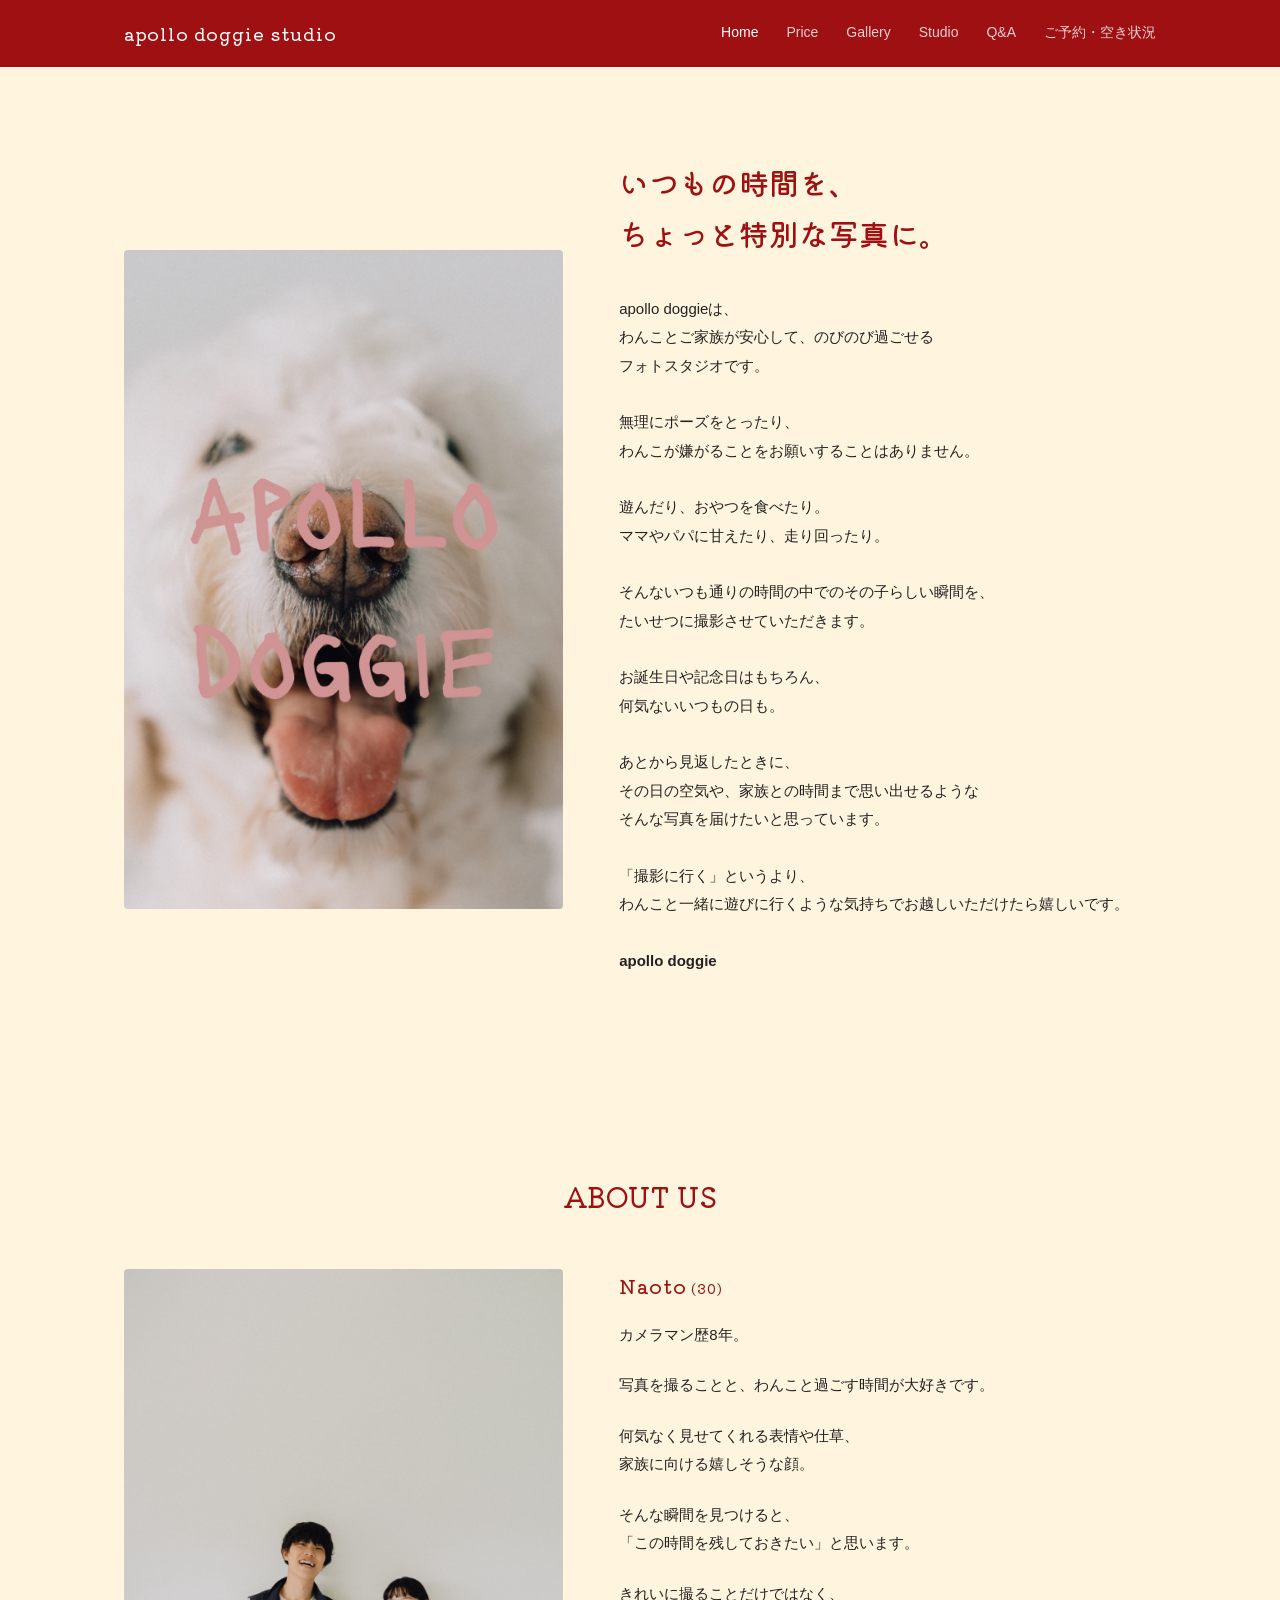
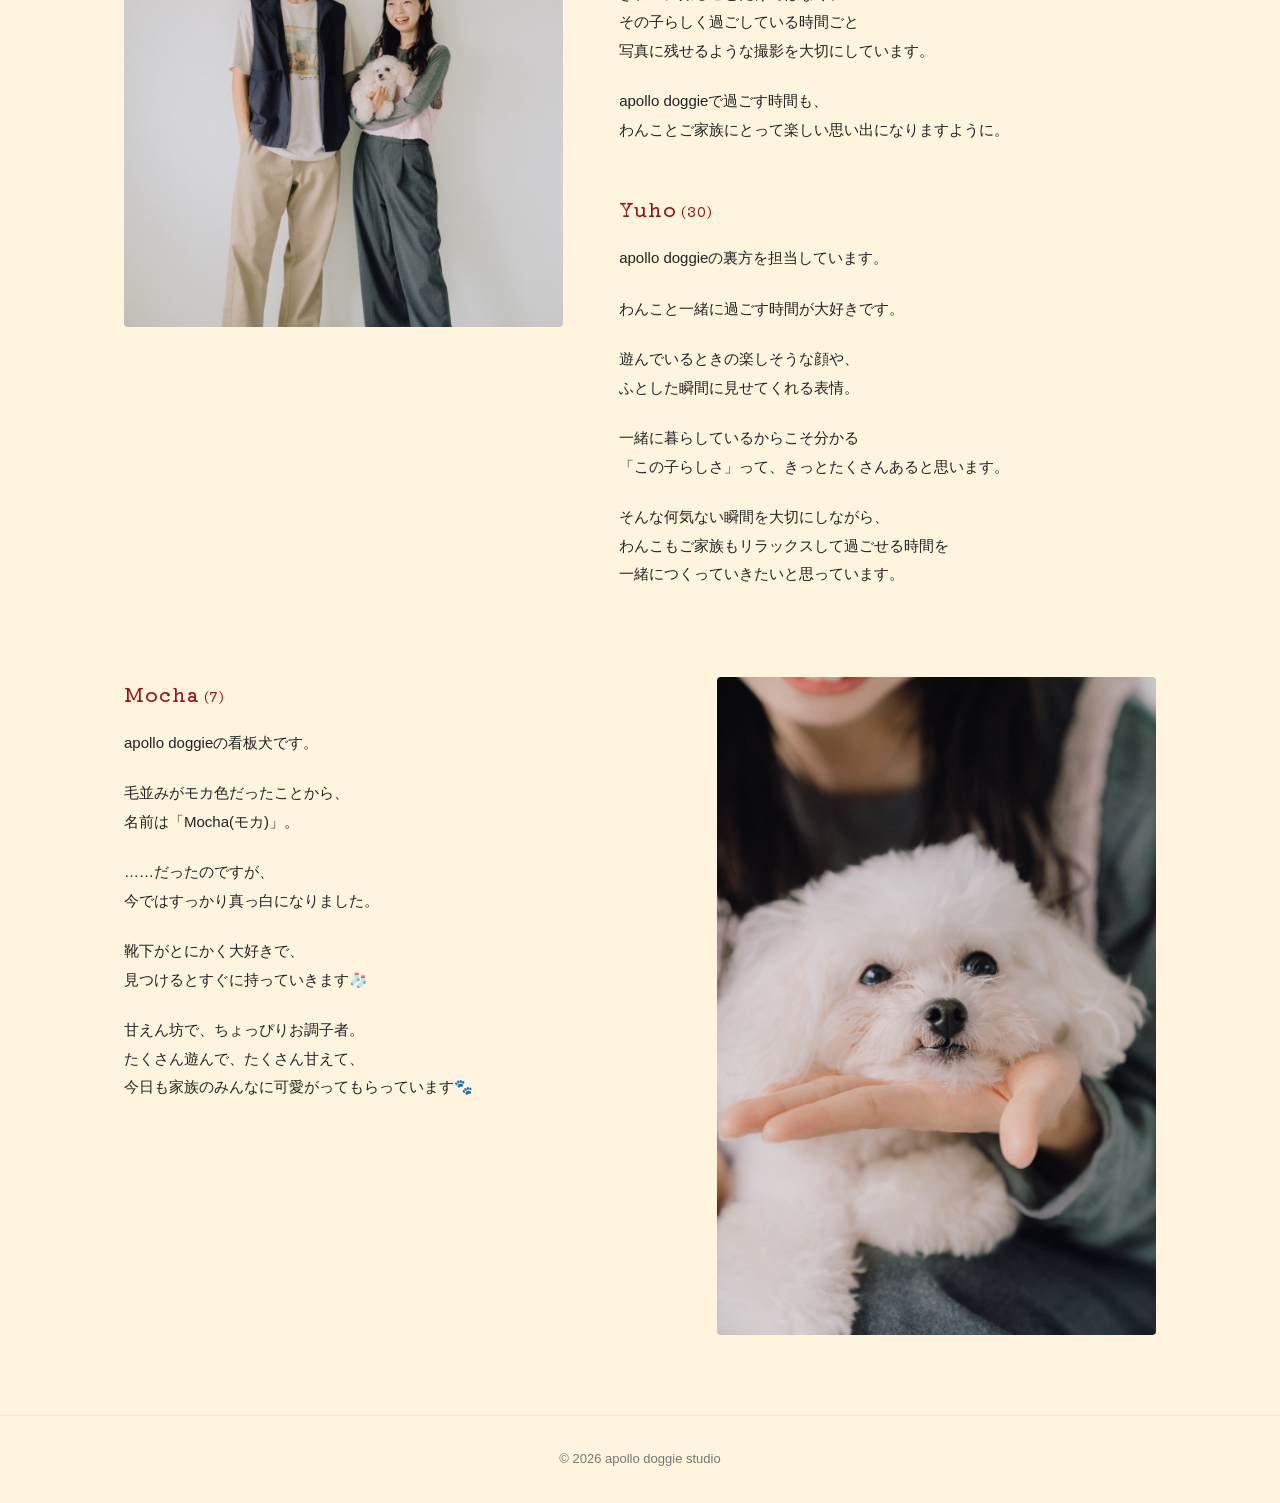
<file: index.html>
<!DOCTYPE html>
<html lang="ja">
<head>
<meta charset="UTF-8">
<meta name="viewport" content="width=device-width, initial-scale=1.0">
<link rel="preconnect" href="https://fonts.googleapis.com">
<link rel="preconnect" href="https://fonts.gstatic.com" crossorigin>
<link href="https://fonts.googleapis.com/css2?family=Kiwi+Maru:wght@300;400;500&display=swap" rel="stylesheet">
<title>apollo doggie studio</title>
<link rel="stylesheet" href="/style.css?v=18">
</head>
<body>

<header>
  <div class="nav">
    <div class="logo">apollo doggie studio</div>
    <nav class="nav-links" id="navLinks">
      <a href="/" class="active">Home</a>
      <a href="/price/">Price</a>
      <a href="/gallery/">Gallery</a>
      <a href="/studio/">Studio</a>
      <a href="/qa/">Q&A</a>
      <a href="/reservation/">ご予約・空き状況</a>
    </nav>
    <button class="nav-toggle" id="navToggle" aria-label="メニューを開く" aria-expanded="false">
      <span></span><span></span><span></span>
    </button>
  </div>
</header>

<section class="home-intro">
  <div class="intro-photo">
    <img src="/images/home/intro.jpg" alt="" loading="lazy">
  </div>
  <div class="intro-text">
    <h2 class="intro-heading">いつもの時間を、<br class="pc-br">ちょっと特別な写真に。</h2>
    <div class="intro-body">
      <p>apollo doggieは、<br class="pc-br">わんことご家族が安心して、のびのび過ごせる<br class="pc-br">フォトスタジオです。</p>
      <p>無理にポーズをとったり、<br class="pc-br">わんこが嫌がることをお願いすることはありません。</p>
      <p>遊んだり、おやつを食べたり。<br class="pc-br">ママやパパに甘えたり、走り回ったり。</p>
      <p>そんないつも通りの時間の中でのその子らしい瞬間を、<br class="pc-br">たいせつに撮影させていただきます。</p>
      <p>お誕生日や記念日はもちろん、<br class="pc-br">何気ないいつもの日も。</p>
      <p>あとから見返したときに、<br class="pc-br">その日の空気や、家族との時間まで思い出せるような<br class="pc-br">そんな写真を届けたいと思っています。</p>
      <p>「撮影に行く」というより、<br class="pc-br">わんこと一緒に遊びに行くような気持ちでお越しいただけたら嬉しいです。</p>
      <p class="intro-signature">apollo doggie</p>
    </div>
  </div>
</section>

<section class="about-us">
  <div class="section-title">
    <h2>ABOUT US</h2>
  </div>

  <div class="profile-block">
    <div class="profile-photo">
      <img src="/images/home/naoto-yuho.jpg" alt="" loading="lazy">
    </div>
    <div class="profile-people">
      <div class="profile">
        <h3 class="profile-name">Naoto<span class="profile-age">(30)</span></h3>
        <div class="profile-body">
          <p>カメラマン歴8年。</p>
          <p>写真を撮ることと、わんこと過ごす時間が大好きです。</p>
          <p>何気なく見せてくれる表情や仕草、<br class="pc-br">家族に向ける嬉しそうな顔。</p>
          <p>そんな瞬間を見つけると、<br class="pc-br">「この時間を残しておきたい」と思います。</p>
          <p>きれいに撮ることだけではなく、<br class="pc-br">その子らしく過ごしている時間ごと<br class="pc-br">写真に残せるような撮影を大切にしています。</p>
          <p>apollo doggieで過ごす時間も、<br class="pc-br">わんことご家族にとって楽しい思い出になりますように。</p>
        </div>
      </div>
      <div class="profile">
        <h3 class="profile-name">Yuho<span class="profile-age">(30)</span></h3>
        <div class="profile-body">
          <p>apollo doggieの裏方を担当しています。</p>
          <p>わんこと一緒に過ごす時間が大好きです。</p>
          <p>遊んでいるときの楽しそうな顔や、<br class="pc-br">ふとした瞬間に見せてくれる表情。</p>
          <p>一緒に暮らしているからこそ分かる<br class="pc-br">「この子らしさ」って、きっとたくさんあると思います。</p>
          <p>そんな何気ない瞬間を大切にしながら、<br class="pc-br">わんこもご家族もリラックスして過ごせる時間を<br class="pc-br">一緒につくっていきたいと思っています。</p>
        </div>
      </div>
    </div>
  </div>

  <div class="profile-block reverse">
    <div class="profile-photo">
      <img src="/images/home/mocha.jpg" alt="" loading="lazy">
    </div>
    <div class="profile-people">
      <div class="profile">
        <h3 class="profile-name">Mocha<span class="profile-age">(7)</span></h3>
        <div class="profile-body">
          <p>apollo doggieの看板犬です。</p>
          <p>毛並みがモカ色だったことから、<br class="pc-br">名前は「Mocha(モカ)」。</p>
          <p>……だったのですが、<br class="pc-br">今ではすっかり真っ白になりました。</p>
          <p>靴下がとにかく大好きで、<br class="pc-br">見つけるとすぐに持っていきます🧦</p>
          <p>甘えん坊で、ちょっぴりお調子者。<br class="pc-br">たくさん遊んで、たくさん甘えて、<br class="pc-br">今日も家族のみんなに可愛がってもらっています🐾</p>
        </div>
      </div>
    </div>
  </div>
</section>

<footer>
  &copy; 2026 apollo doggie studio
</footer>

<script src="/nav.js?v=1"></script>
</body>
</html>
</file>
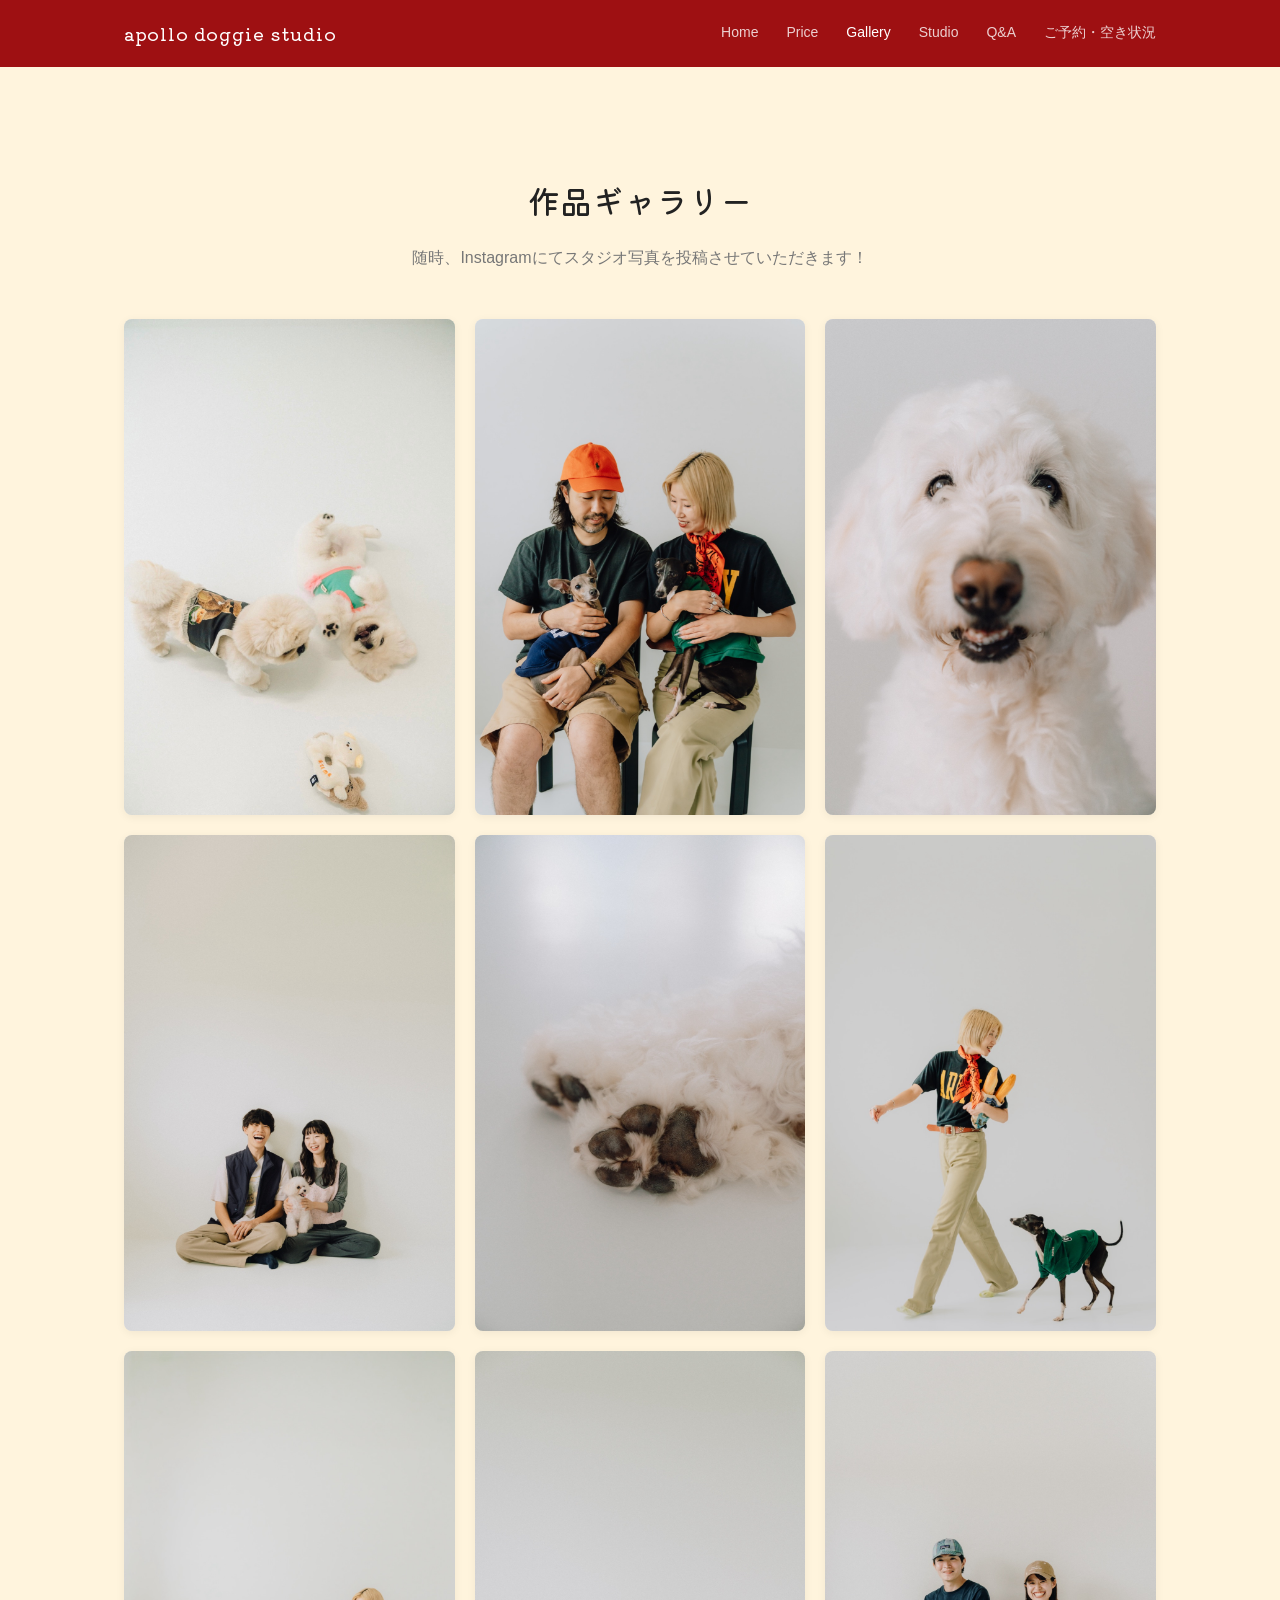
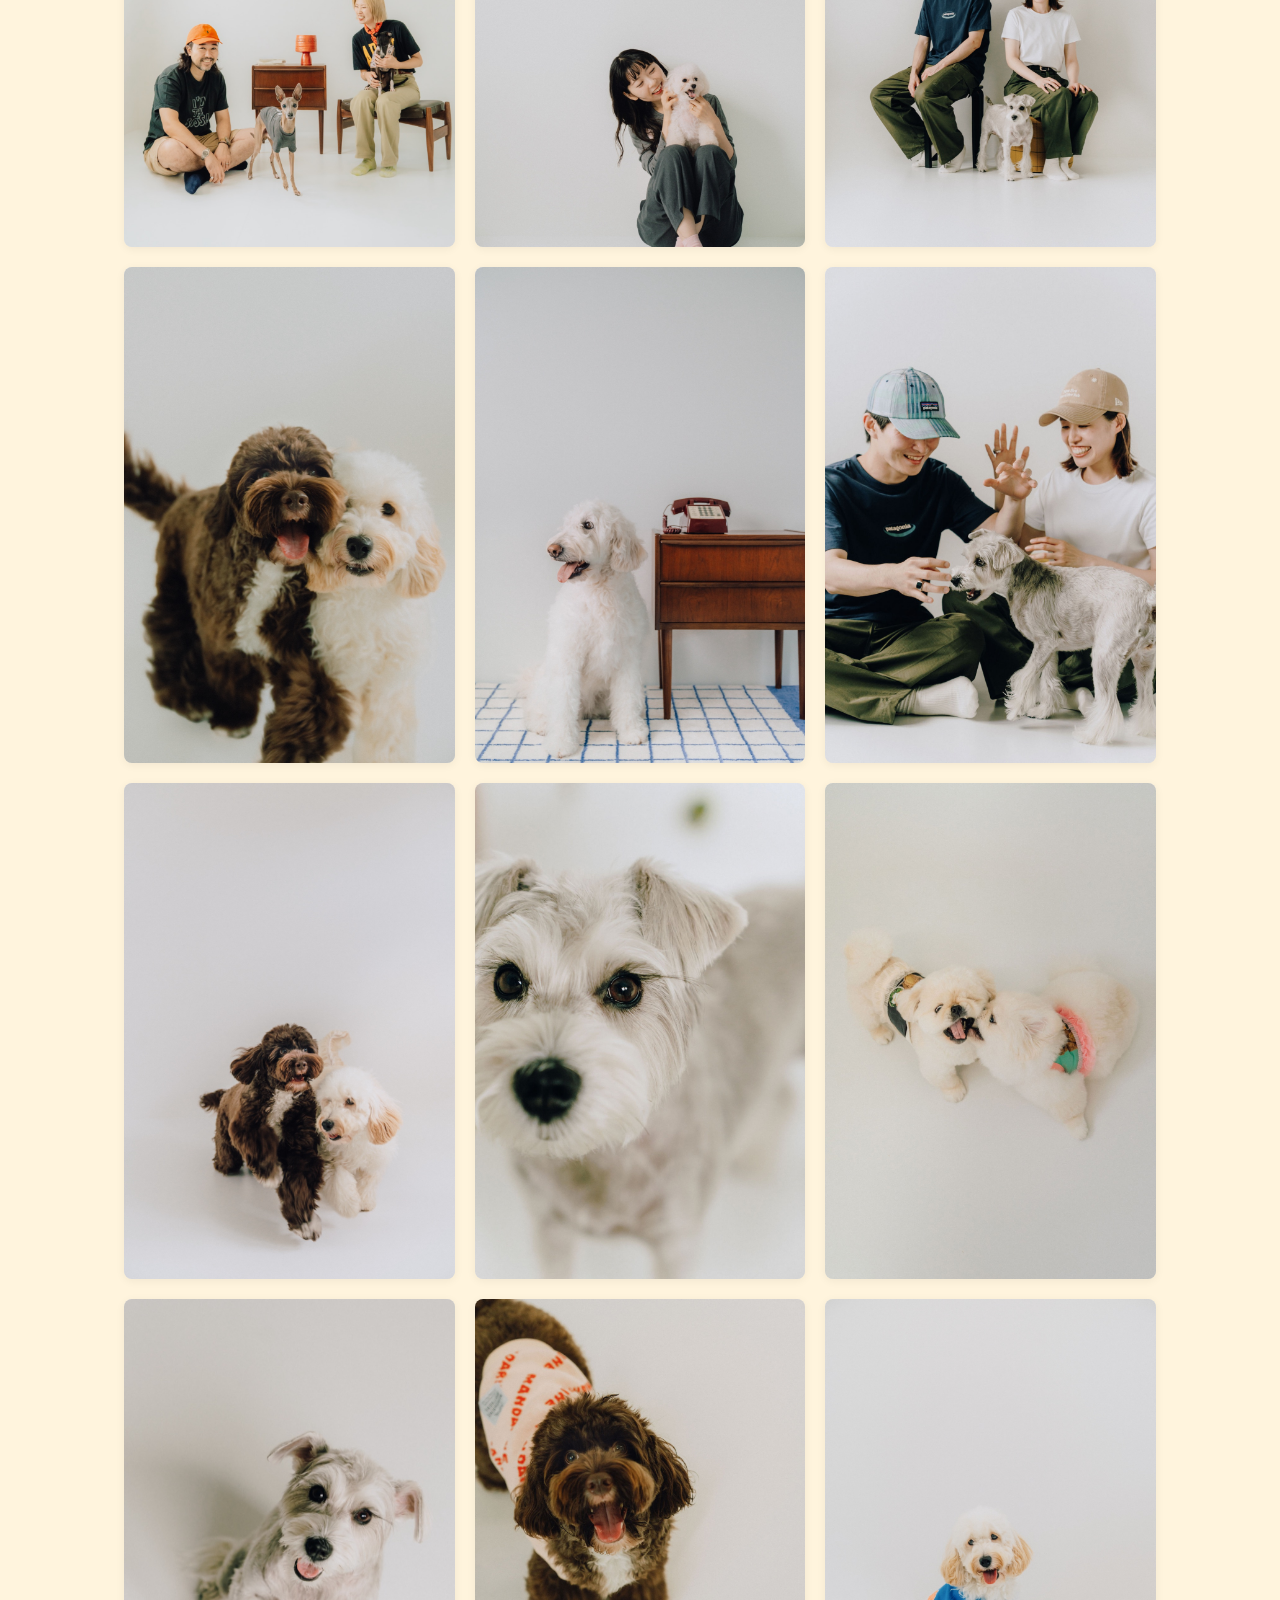
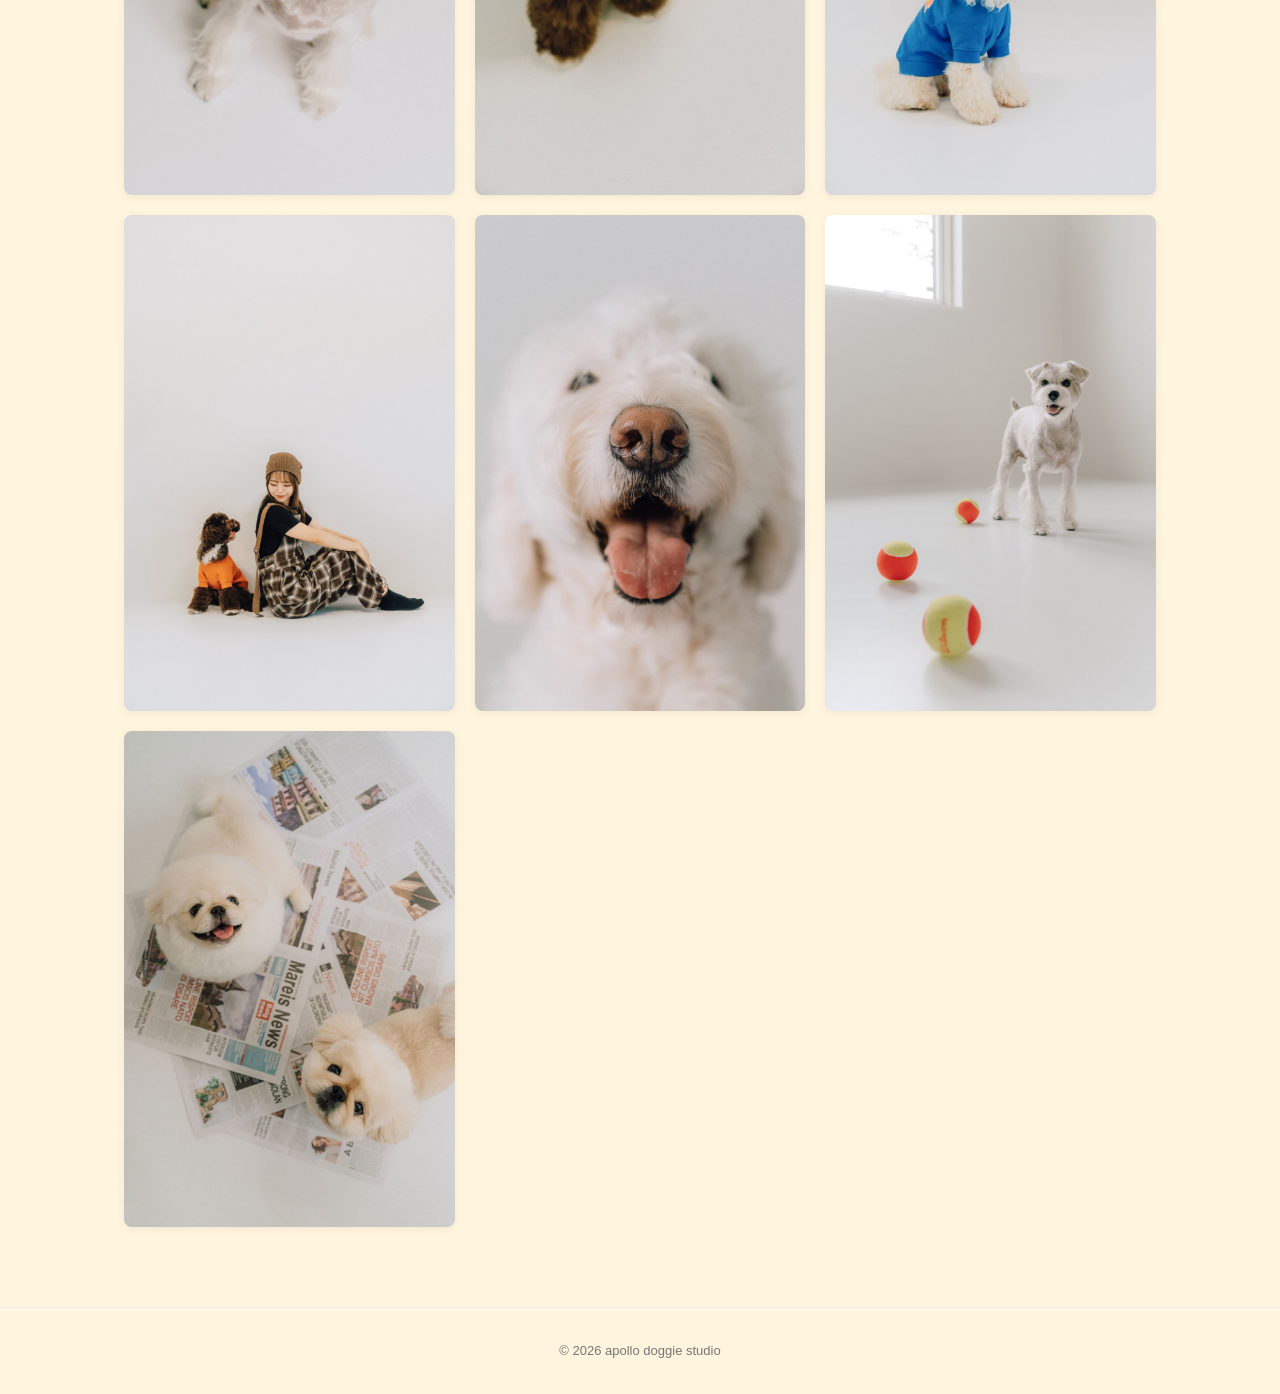
<file: gallery/index.html>
<!DOCTYPE html>
<html lang="ja">
<head>
<meta charset="UTF-8">
<meta name="viewport" content="width=device-width, initial-scale=1.0">
<link rel="preconnect" href="https://fonts.googleapis.com">
<link rel="preconnect" href="https://fonts.gstatic.com" crossorigin>
<link href="https://fonts.googleapis.com/css2?family=Kiwi+Maru:wght@300;400;500&display=swap" rel="stylesheet">
<title>作品ギャラリー | apollo doggie studio</title>
<link rel="stylesheet" href="/style.css?v=18">
</head>
<body>

<header>
  <div class="nav">
    <div class="logo">apollo doggie studio</div>
    <nav class="nav-links" id="navLinks">
      <a href="/">Home</a>
      <a href="/price/">Price</a>
      <a href="/gallery/" class="active">Gallery</a>
      <a href="/studio/">Studio</a>
      <a href="/qa/">Q&A</a>
      <a href="/reservation/">ご予約・空き状況</a>
    </nav>
    <button class="nav-toggle" id="navToggle" aria-label="メニューを開く" aria-expanded="false">
      <span></span><span></span><span></span>
    </button>
  </div>
</header>

<section class="gallery-page">
  <h1>作品ギャラリー</h1>
  <p class="lead">随時、Instagramにてスタジオ写真を投稿させていただきます！</p>

  <div class="gallery-grid" id="galleryGrid">
    <!-- rendered by script.js -->
  </div>
</section>

<footer>
  &copy; 2026 apollo doggie studio
</footer>

<div class="lightbox" id="lightbox">
  <span class="lightbox-close" id="lightboxClose">&times;</span>
  <div class="lightbox-content" id="lightboxContent">No.</div>
</div>

<script src="/script.js?v=8"></script>
<script src="/nav.js?v=1"></script>
</body>
</html>
</file>
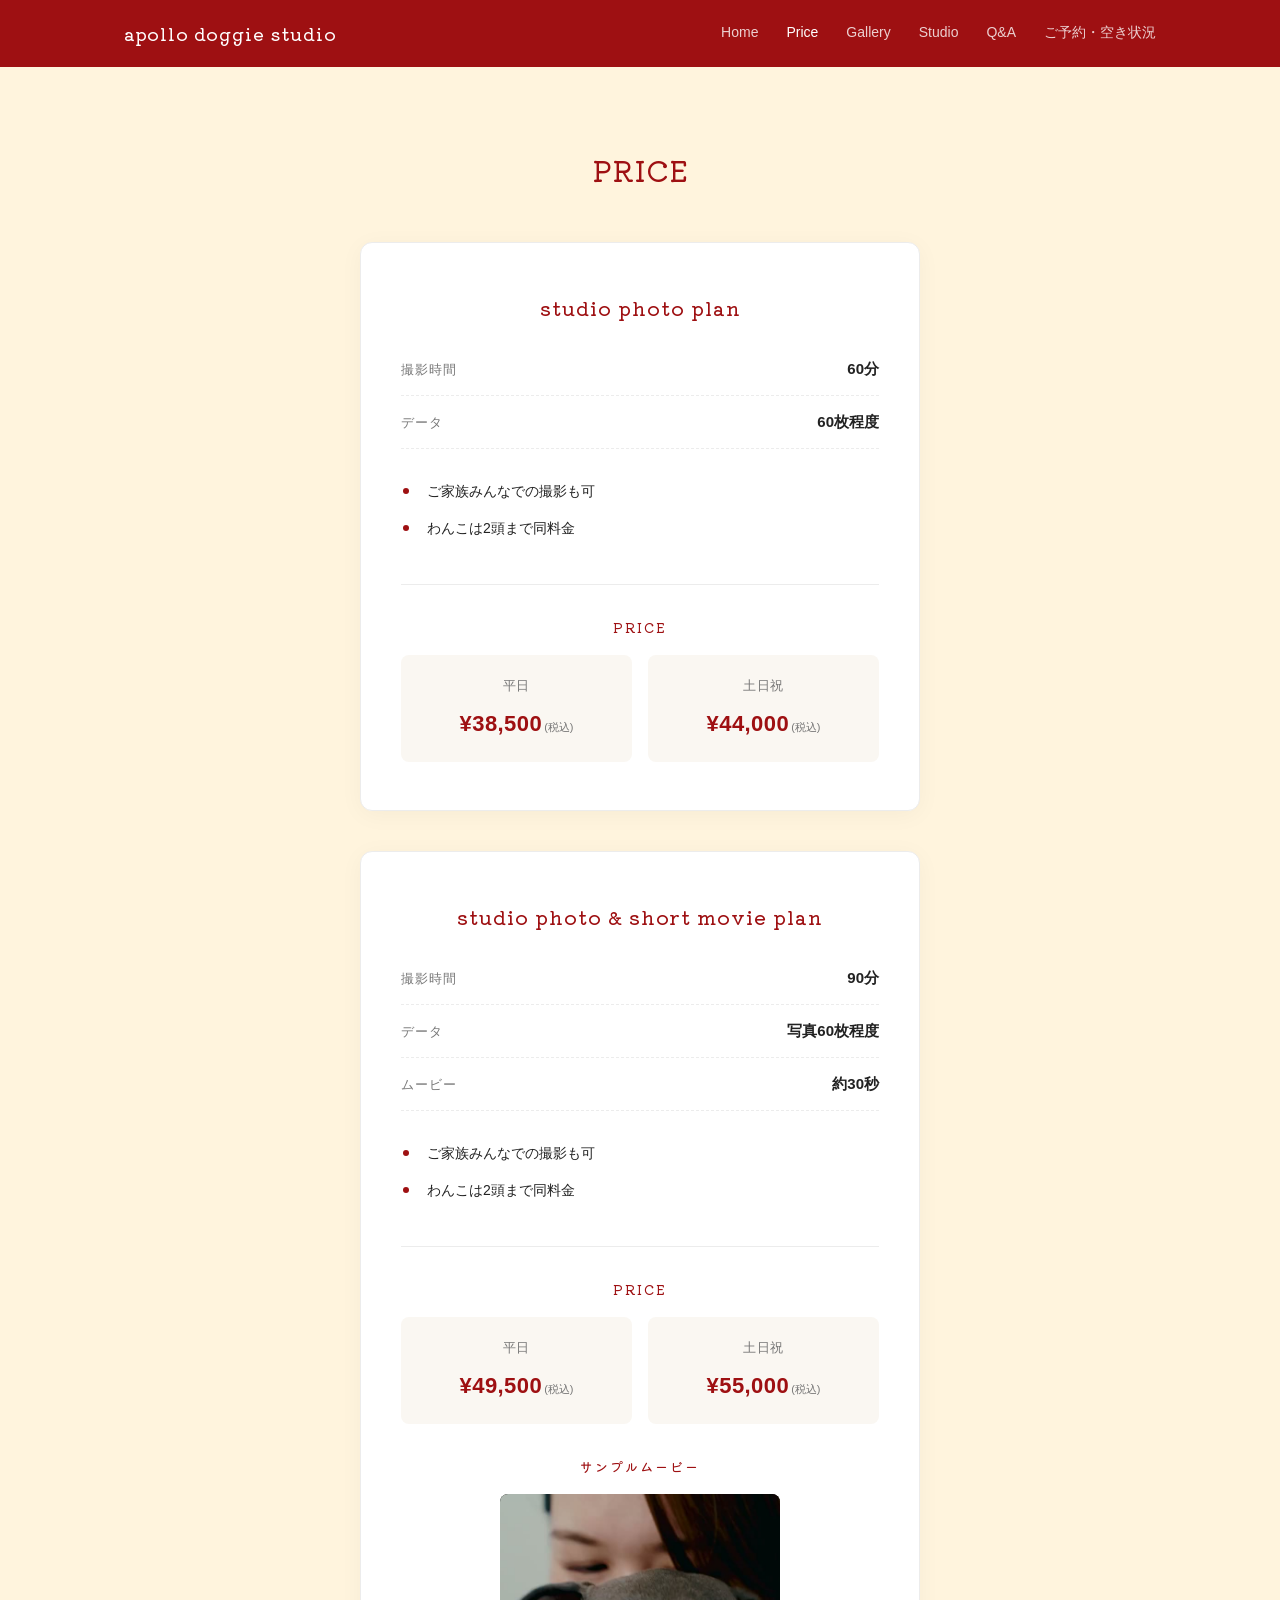
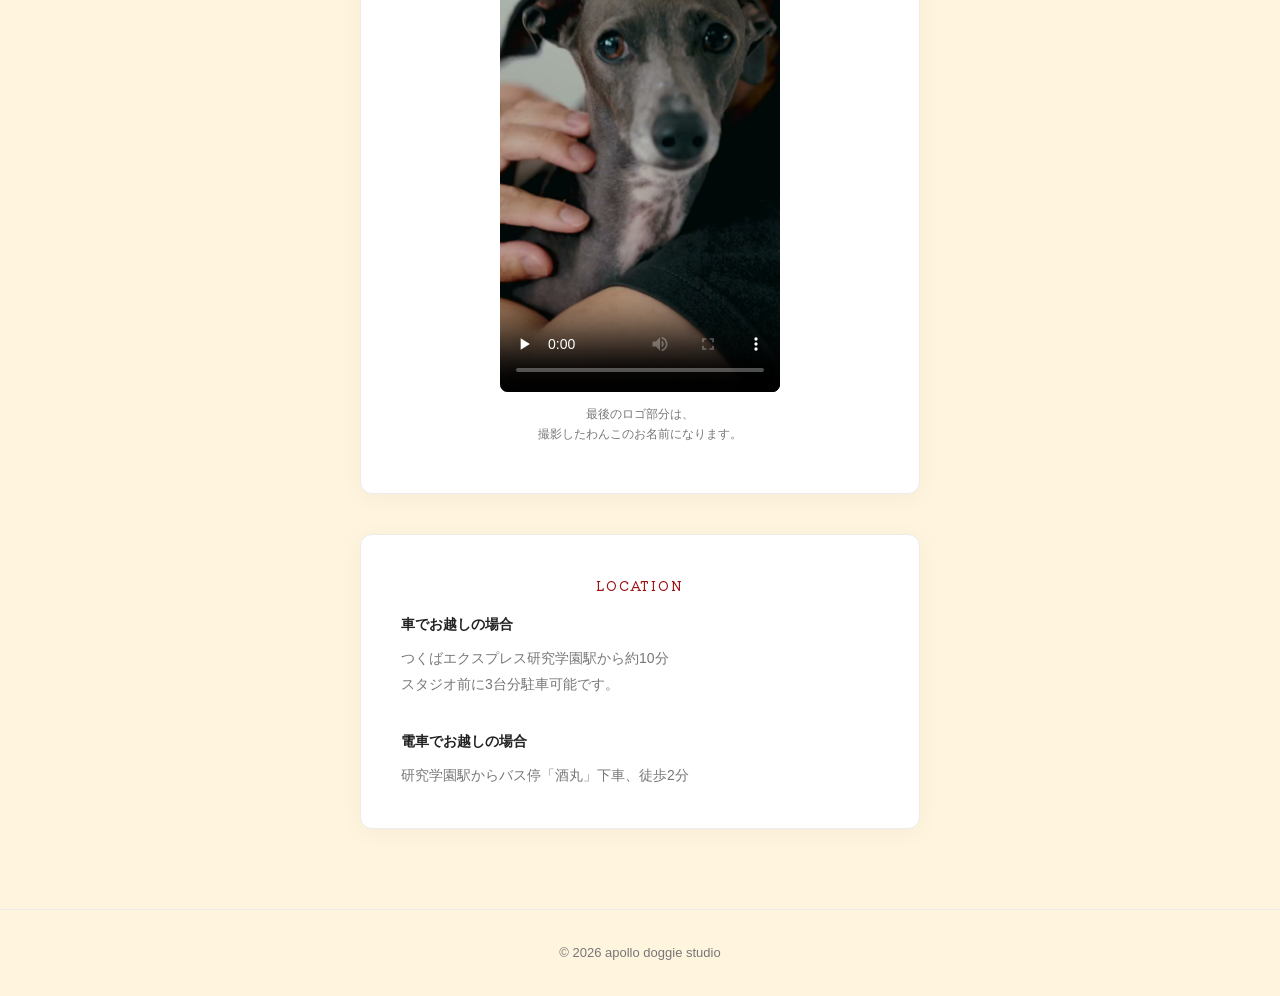
<file: price/index.html>
<!DOCTYPE html>
<html lang="ja">
<head>
<meta charset="UTF-8">
<meta name="viewport" content="width=device-width, initial-scale=1.0">
<link rel="preconnect" href="https://fonts.googleapis.com">
<link rel="preconnect" href="https://fonts.gstatic.com" crossorigin>
<link href="https://fonts.googleapis.com/css2?family=Kiwi+Maru:wght@300;400;500&display=swap" rel="stylesheet">
<title>Price | apollo doggie studio</title>
<link rel="stylesheet" href="/style.css?v=18">
</head>
<body>

<header>
  <div class="nav">
    <div class="logo">apollo doggie studio</div>
    <nav class="nav-links" id="navLinks">
      <a href="/">Home</a>
      <a href="/price/" class="active">Price</a>
      <a href="/gallery/">Gallery</a>
      <a href="/studio/">Studio</a>
      <a href="/qa/">Q&A</a>
      <a href="/reservation/">ご予約・空き状況</a>
    </nav>
    <button class="nav-toggle" id="navToggle" aria-label="メニューを開く" aria-expanded="false">
      <span></span><span></span><span></span>
    </button>
  </div>
</header>

<section class="price-page">
  <div class="section-title">
    <h2>PRICE</h2>
  </div>

  <div class="plan-card">
    <h3 class="plan-name">studio photo plan</h3>

    <ul class="plan-specs">
      <li><span class="spec-label">撮影時間</span><span class="spec-value">60分</span></li>
      <li><span class="spec-label">データ</span><span class="spec-value">60枚程度</span></li>
    </ul>

    <ul class="plan-features">
      <li>ご家族みんなでの撮影も可</li>
      <li>わんこは2頭まで同料金</li>
    </ul>

    <div class="plan-price">
      <h4>Price</h4>
      <div class="price-grid">
        <div class="price-box">
          <p class="price-label">平日</p>
          <p class="price-value">¥38,500<span class="price-tax">(税込)</span></p>
        </div>
        <div class="price-box">
          <p class="price-label">土日祝</p>
          <p class="price-value">¥44,000<span class="price-tax">(税込)</span></p>
        </div>
      </div>
    </div>
  </div>

  <div class="plan-card">
    <h3 class="plan-name">studio photo &amp; short movie plan</h3>

    <ul class="plan-specs">
      <li><span class="spec-label">撮影時間</span><span class="spec-value">90分</span></li>
      <li><span class="spec-label">データ</span><span class="spec-value">写真60枚程度</span></li>
      <li><span class="spec-label">ムービー</span><span class="spec-value">約30秒</span></li>
    </ul>

    <ul class="plan-features">
      <li>ご家族みんなでの撮影も可</li>
      <li>わんこは2頭まで同料金</li>
    </ul>

    <div class="plan-price">
      <h4>Price</h4>
      <div class="price-grid">
        <div class="price-box">
          <p class="price-label">平日</p>
          <p class="price-value">¥49,500<span class="price-tax">(税込)</span></p>
        </div>
        <div class="price-box">
          <p class="price-label">土日祝</p>
          <p class="price-value">¥55,000<span class="price-tax">(税込)</span></p>
        </div>
      </div>
    </div>

    <div class="plan-sample-movie">
      <h4>サンプルムービー</h4>
      <div class="plan-sample-movie-frame">
        <video controls playsinline preload="none" poster="/videos/plan-sample-poster.jpg" width="608" height="1080">
          <source src="/videos/plan-sample.mp4" type="video/mp4">
        </video>
      </div>
      <p class="plan-sample-movie-note">最後のロゴ部分は、<br>撮影したわんこのお名前になります。</p>
    </div>
  </div>

  <div class="location-block">
    <h4>Location</h4>
    <div class="access-item">
      <p class="access-label">車でお越しの場合</p>
      <p class="access-text">つくばエクスプレス研究学園駅から約10分<br class="pc-br">スタジオ前に3台分駐車可能です。</p>
    </div>
    <div class="access-item">
      <p class="access-label">電車でお越しの場合</p>
      <p class="access-text">研究学園駅からバス停「酒丸」下車、徒歩2分</p>
    </div>
  </div>
</section>

<footer>
  &copy; 2026 apollo doggie studio
</footer>

<script src="/nav.js?v=1"></script>
</body>
</html>
</file>
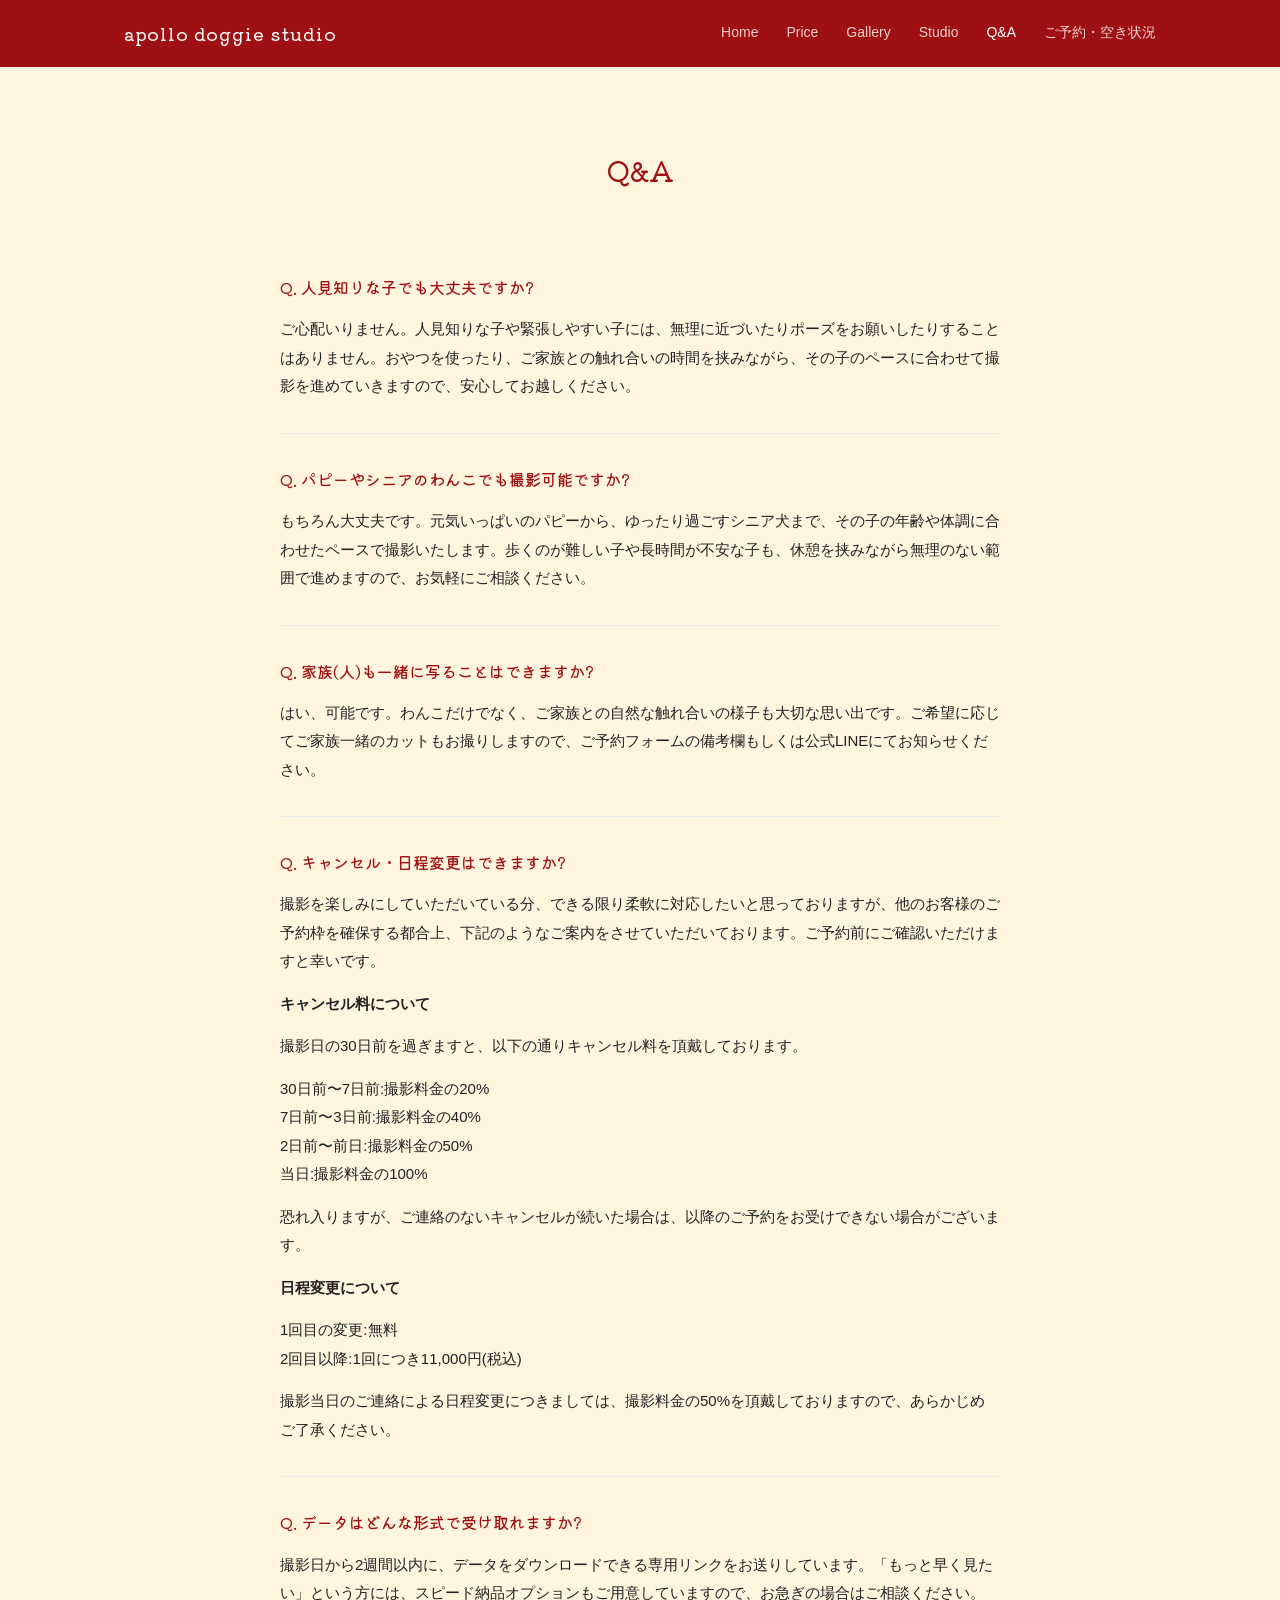
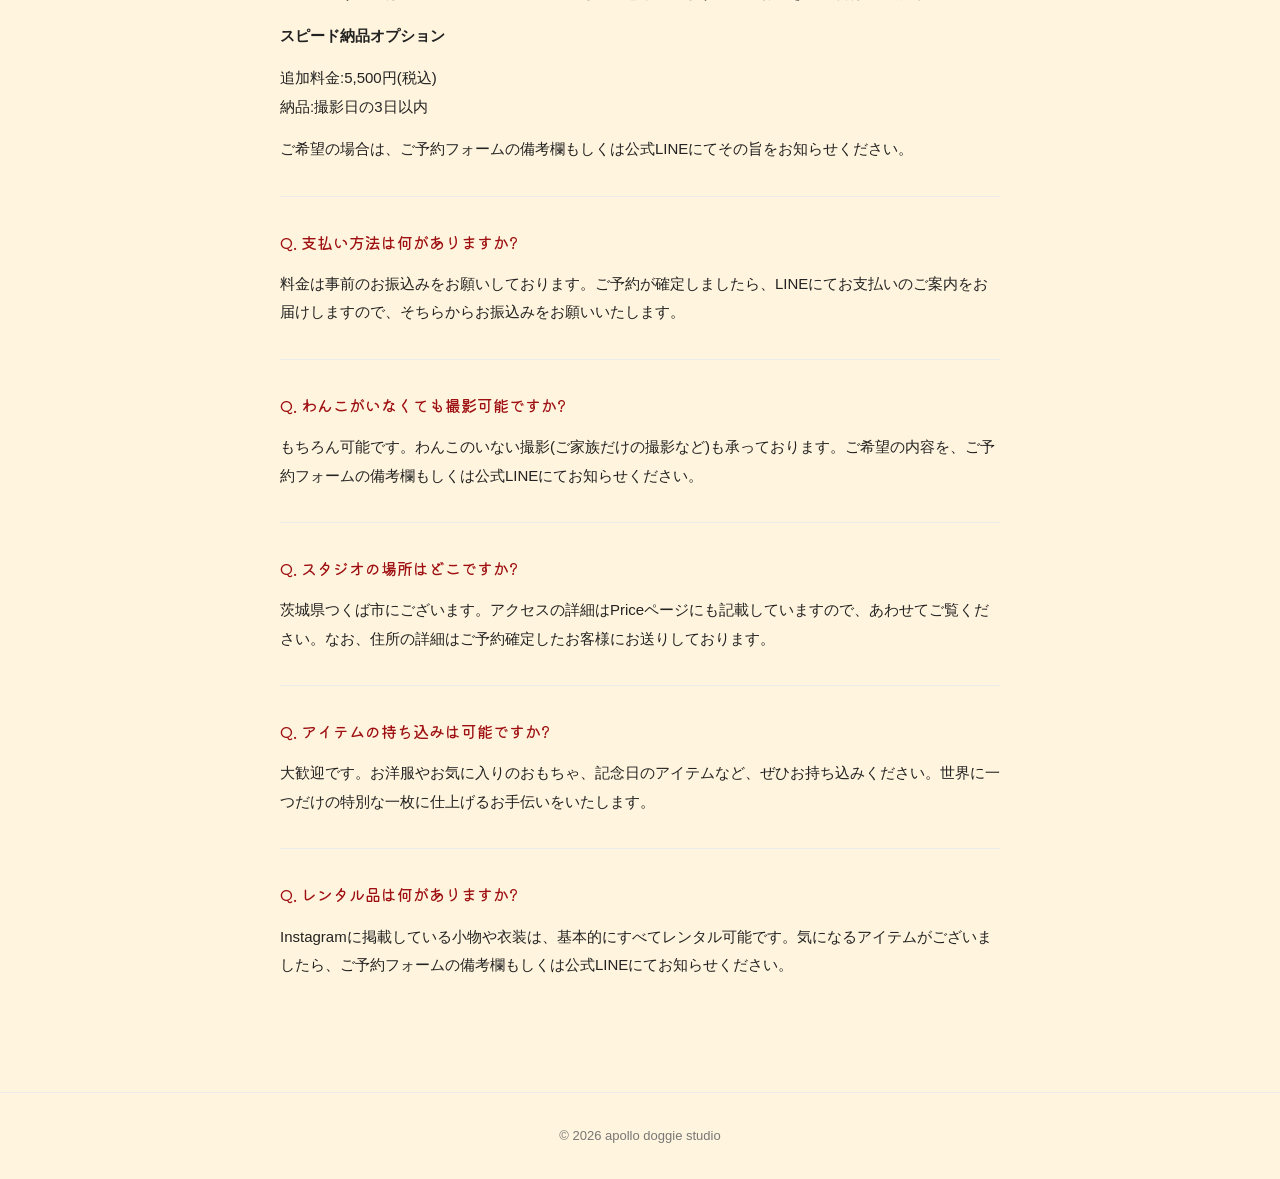
<file: qa/index.html>
<!DOCTYPE html>
<html lang="ja">
<head>
<meta charset="UTF-8">
<meta name="viewport" content="width=device-width, initial-scale=1.0">
<link rel="preconnect" href="https://fonts.googleapis.com">
<link rel="preconnect" href="https://fonts.gstatic.com" crossorigin>
<link href="https://fonts.googleapis.com/css2?family=Kiwi+Maru:wght@300;400;500&display=swap" rel="stylesheet">
<title>Q&A | apollo doggie studio</title>
<link rel="stylesheet" href="/style.css?v=18">
</head>
<body>

<header>
  <div class="nav">
    <div class="logo">apollo doggie studio</div>
    <nav class="nav-links" id="navLinks">
      <a href="/">Home</a>
      <a href="/price/">Price</a>
      <a href="/gallery/">Gallery</a>
      <a href="/studio/">Studio</a>
      <a href="/qa/" class="active">Q&A</a>
      <a href="/reservation/">ご予約・空き状況</a>
    </nav>
    <button class="nav-toggle" id="navToggle" aria-label="メニューを開く" aria-expanded="false">
      <span></span><span></span><span></span>
    </button>
  </div>
</header>

<section>
  <div class="section-title">
    <h2>Q&A</h2>
  </div>

  <div class="qa-list">
    <div class="qa-item">
      <p class="qa-question">Q. 人見知りな子でも大丈夫ですか?</p>
      <div class="qa-answer">
        <p>ご心配いりません。人見知りな子や緊張しやすい子には、無理に近づいたりポーズをお願いしたりすることはありません。おやつを使ったり、ご家族との触れ合いの時間を挟みながら、その子のペースに合わせて撮影を進めていきますので、安心してお越しください。</p>
      </div>
    </div>

    <div class="qa-item">
      <p class="qa-question">Q. パピーやシニアのわんこでも撮影可能ですか?</p>
      <div class="qa-answer">
        <p>もちろん大丈夫です。元気いっぱいのパピーから、ゆったり過ごすシニア犬まで、その子の年齢や体調に合わせたペースで撮影いたします。歩くのが難しい子や長時間が不安な子も、休憩を挟みながら無理のない範囲で進めますので、お気軽にご相談ください。</p>
      </div>
    </div>

    <div class="qa-item">
      <p class="qa-question">Q. 家族(人)も一緒に写ることはできますか?</p>
      <div class="qa-answer">
        <p>はい、可能です。わんこだけでなく、ご家族との自然な触れ合いの様子も大切な思い出です。ご希望に応じてご家族一緒のカットもお撮りしますので、ご予約フォームの備考欄もしくは公式LINEにてお知らせください。</p>
      </div>
    </div>

    <div class="qa-item">
      <p class="qa-question">Q. キャンセル・日程変更はできますか?</p>
      <div class="qa-answer">
        <p>撮影を楽しみにしていただいている分、できる限り柔軟に対応したいと思っておりますが、他のお客様のご予約枠を確保する都合上、下記のようなご案内をさせていただいております。ご予約前にご確認いただけますと幸いです。</p>

        <p class="qa-sublabel">キャンセル料について</p>
        <p>撮影日の30日前を過ぎますと、以下の通りキャンセル料を頂戴しております。</p>
        <ul class="qa-sublist">
          <li>30日前〜7日前:撮影料金の20%</li>
          <li>7日前〜3日前:撮影料金の40%</li>
          <li>2日前〜前日:撮影料金の50%</li>
          <li>当日:撮影料金の100%</li>
        </ul>
        <p>恐れ入りますが、ご連絡のないキャンセルが続いた場合は、以降のご予約をお受けできない場合がございます。</p>

        <p class="qa-sublabel">日程変更について</p>
        <ul class="qa-sublist">
          <li>1回目の変更:無料</li>
          <li>2回目以降:1回につき11,000円(税込)</li>
        </ul>
        <p>撮影当日のご連絡による日程変更につきましては、撮影料金の50%を頂戴しておりますので、あらかじめご了承ください。</p>
      </div>
    </div>

    <div class="qa-item">
      <p class="qa-question">Q. データはどんな形式で受け取れますか?</p>
      <div class="qa-answer">
        <p>撮影日から2週間以内に、データをダウンロードできる専用リンクをお送りしています。「もっと早く見たい」という方には、スピード納品オプションもご用意していますので、お急ぎの場合はご相談ください。</p>

        <p class="qa-sublabel">スピード納品オプション</p>
        <ul class="qa-sublist">
          <li>追加料金:5,500円(税込)</li>
          <li>納品:撮影日の3日以内</li>
        </ul>
        <p>ご希望の場合は、ご予約フォームの備考欄もしくは公式LINEにてその旨をお知らせください。</p>
      </div>
    </div>

    <div class="qa-item">
      <p class="qa-question">Q. 支払い方法は何がありますか?</p>
      <div class="qa-answer">
        <p>料金は事前のお振込みをお願いしております。ご予約が確定しましたら、LINEにてお支払いのご案内をお届けしますので、そちらからお振込みをお願いいたします。</p>
      </div>
    </div>

    <div class="qa-item">
      <p class="qa-question">Q. わんこがいなくても撮影可能ですか?</p>
      <div class="qa-answer">
        <p>もちろん可能です。わんこのいない撮影(ご家族だけの撮影など)も承っております。ご希望の内容を、ご予約フォームの備考欄もしくは公式LINEにてお知らせください。</p>
      </div>
    </div>

    <div class="qa-item">
      <p class="qa-question">Q. スタジオの場所はどこですか?</p>
      <div class="qa-answer">
        <p>茨城県つくば市にございます。アクセスの詳細はPriceページにも記載していますので、あわせてご覧ください。なお、住所の詳細はご予約確定したお客様にお送りしております。</p>
      </div>
    </div>

    <div class="qa-item">
      <p class="qa-question">Q. アイテムの持ち込みは可能ですか?</p>
      <div class="qa-answer">
        <p>大歓迎です。お洋服やお気に入りのおもちゃ、記念日のアイテムなど、ぜひお持ち込みください。世界に一つだけの特別な一枚に仕上げるお手伝いをいたします。</p>
      </div>
    </div>

    <div class="qa-item">
      <p class="qa-question">Q. レンタル品は何がありますか?</p>
      <div class="qa-answer">
        <p>Instagramに掲載している小物や衣装は、基本的にすべてレンタル可能です。気になるアイテムがございましたら、ご予約フォームの備考欄もしくは公式LINEにてお知らせください。</p>
      </div>
    </div>
  </div>
</section>

<footer>
  &copy; 2026 apollo doggie studio
</footer>

<script src="/nav.js?v=1"></script>
</body>
</html>
</file>
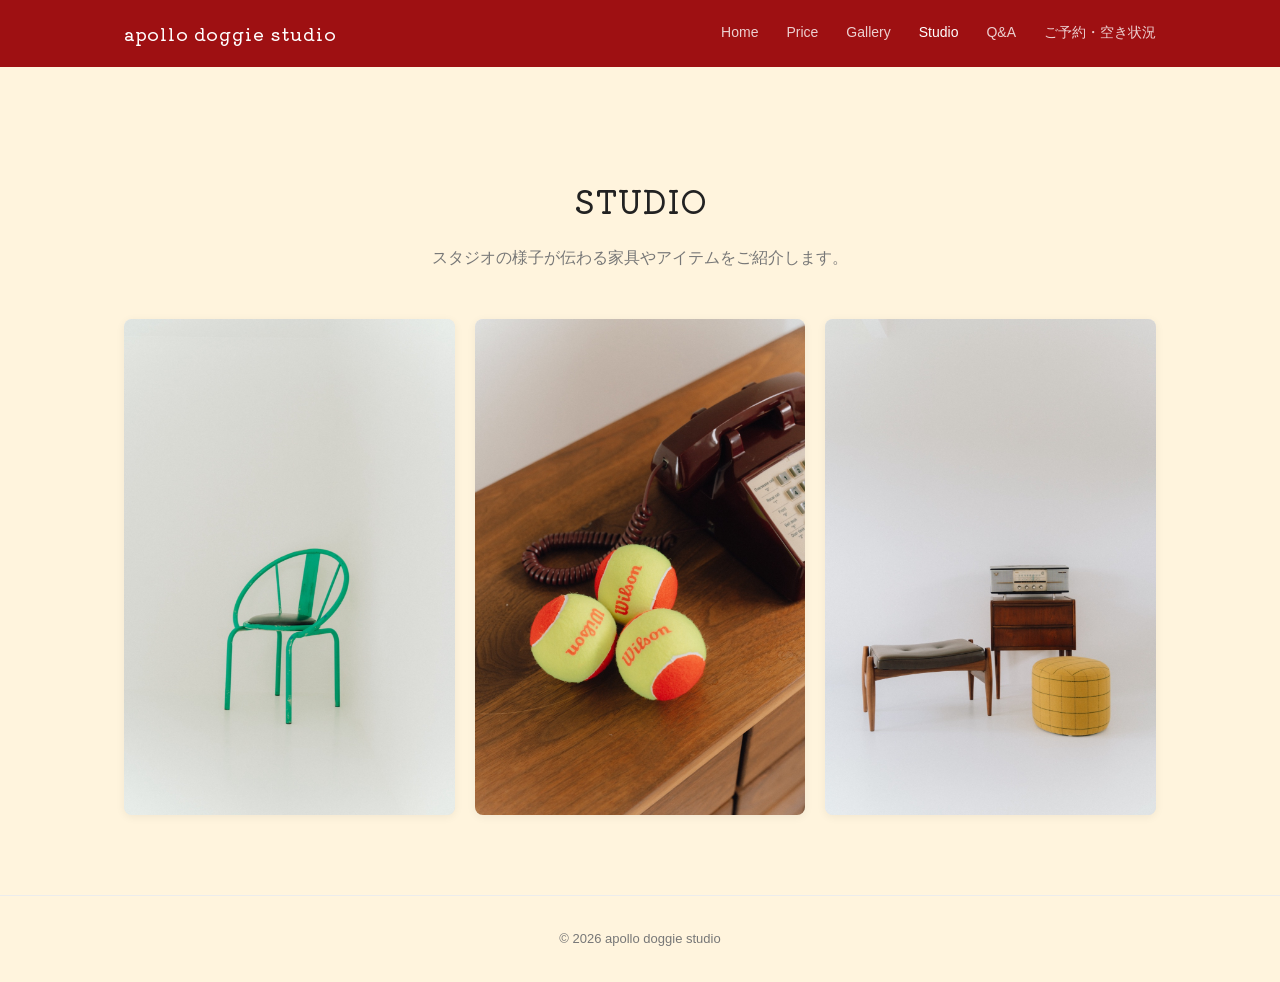
<file: studio/index.html>
<!DOCTYPE html>
<html lang="ja">
<head>
<meta charset="UTF-8">
<meta name="viewport" content="width=device-width, initial-scale=1.0">
<link rel="preconnect" href="https://fonts.googleapis.com">
<link rel="preconnect" href="https://fonts.gstatic.com" crossorigin>
<link href="https://fonts.googleapis.com/css2?family=Kiwi+Maru:wght@300;400;500&display=swap" rel="stylesheet">
<title>Studio | apollo doggie studio</title>
<link rel="stylesheet" href="/style.css?v=18">
</head>
<body>

<header>
  <div class="nav">
    <div class="logo">apollo doggie studio</div>
    <nav class="nav-links" id="navLinks">
      <a href="/">Home</a>
      <a href="/price/">Price</a>
      <a href="/gallery/">Gallery</a>
      <a href="/studio/" class="active">Studio</a>
      <a href="/qa/">Q&A</a>
      <a href="/reservation/">ご予約・空き状況</a>
    </nav>
    <button class="nav-toggle" id="navToggle" aria-label="メニューを開く" aria-expanded="false">
      <span></span><span></span><span></span>
    </button>
  </div>
</header>

<section class="gallery-page">
  <h1>STUDIO</h1>
  <p class="lead">スタジオの様子が伝わる家具やアイテムをご紹介します。</p>

  <div class="gallery-grid" id="studioGrid">
    <!-- rendered by studio.js -->
  </div>
</section>

<footer>
  &copy; 2026 apollo doggie studio
</footer>

<div class="lightbox" id="lightbox">
  <span class="lightbox-close" id="lightboxClose">&times;</span>
  <div class="lightbox-content" id="lightboxContent">No.</div>
</div>

<script src="/studio.js?v=2"></script>
<script src="/nav.js?v=1"></script>
</body>
</html>
</file>
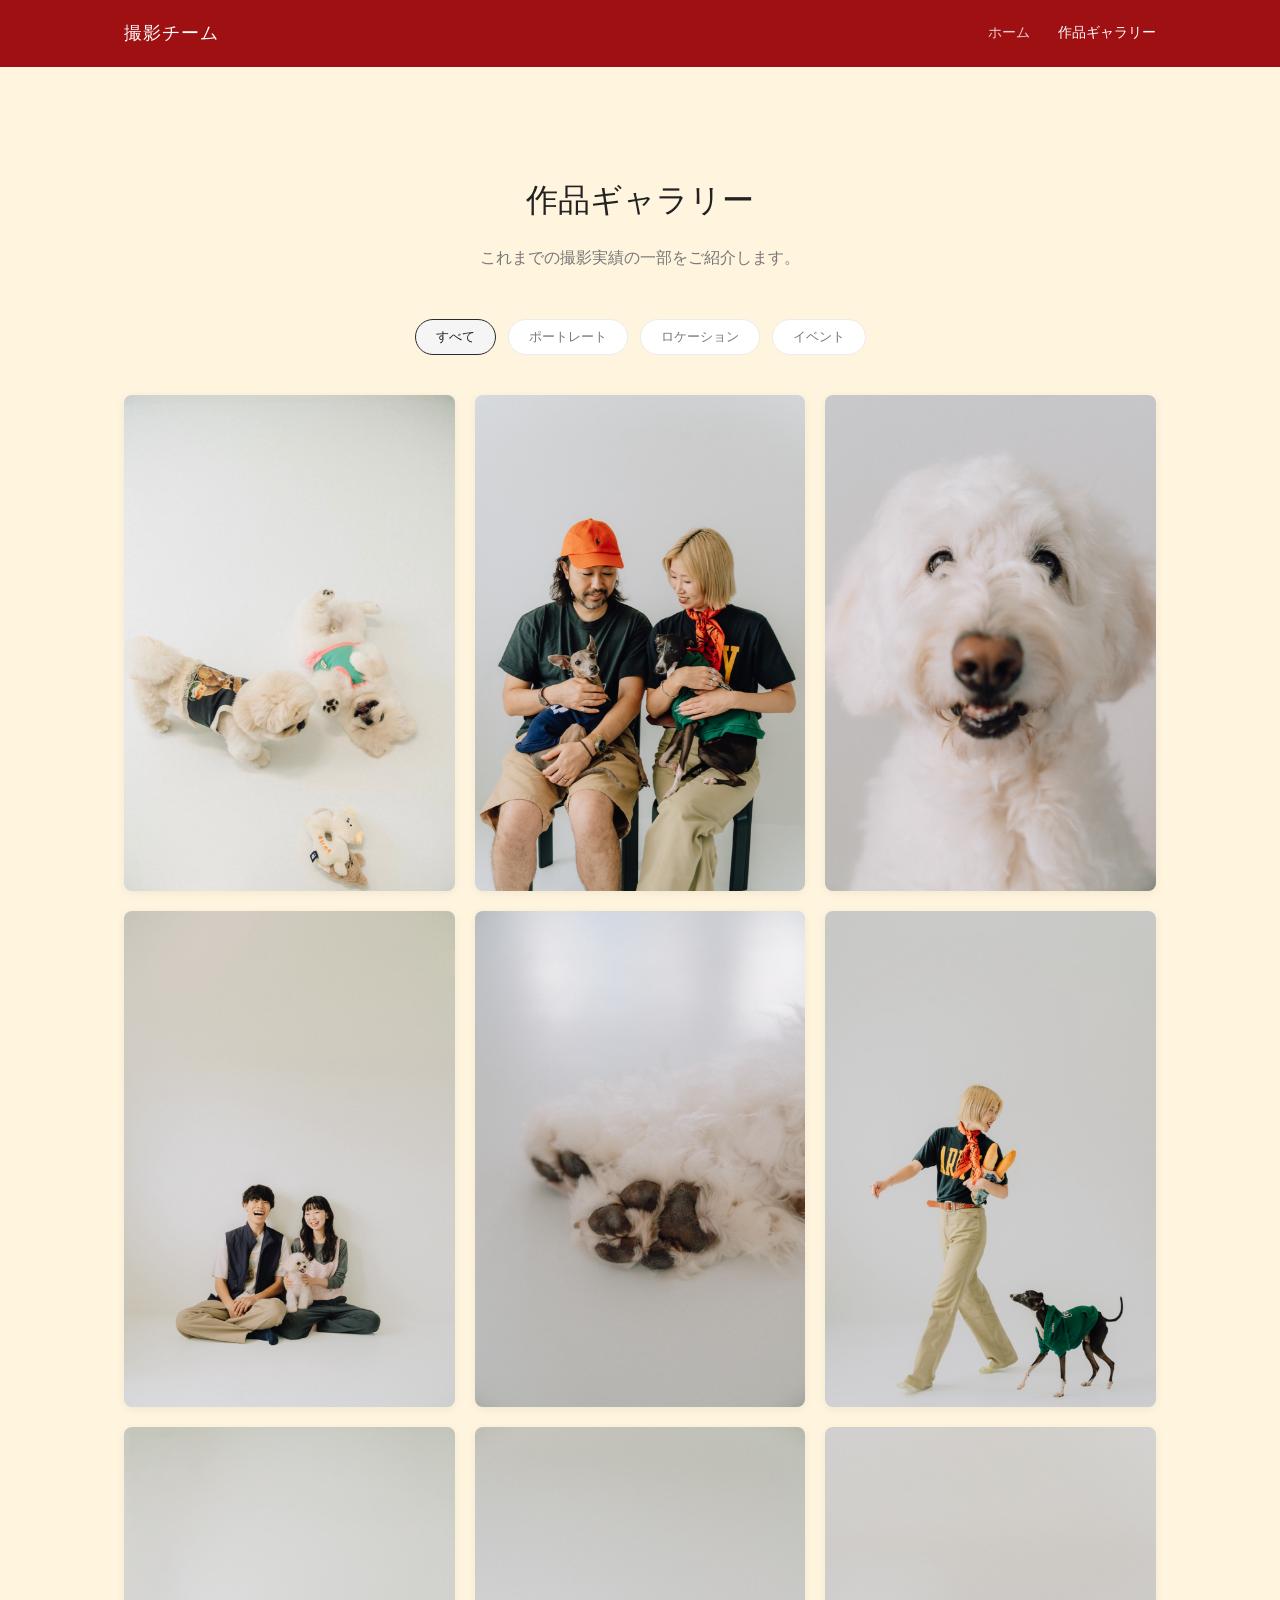
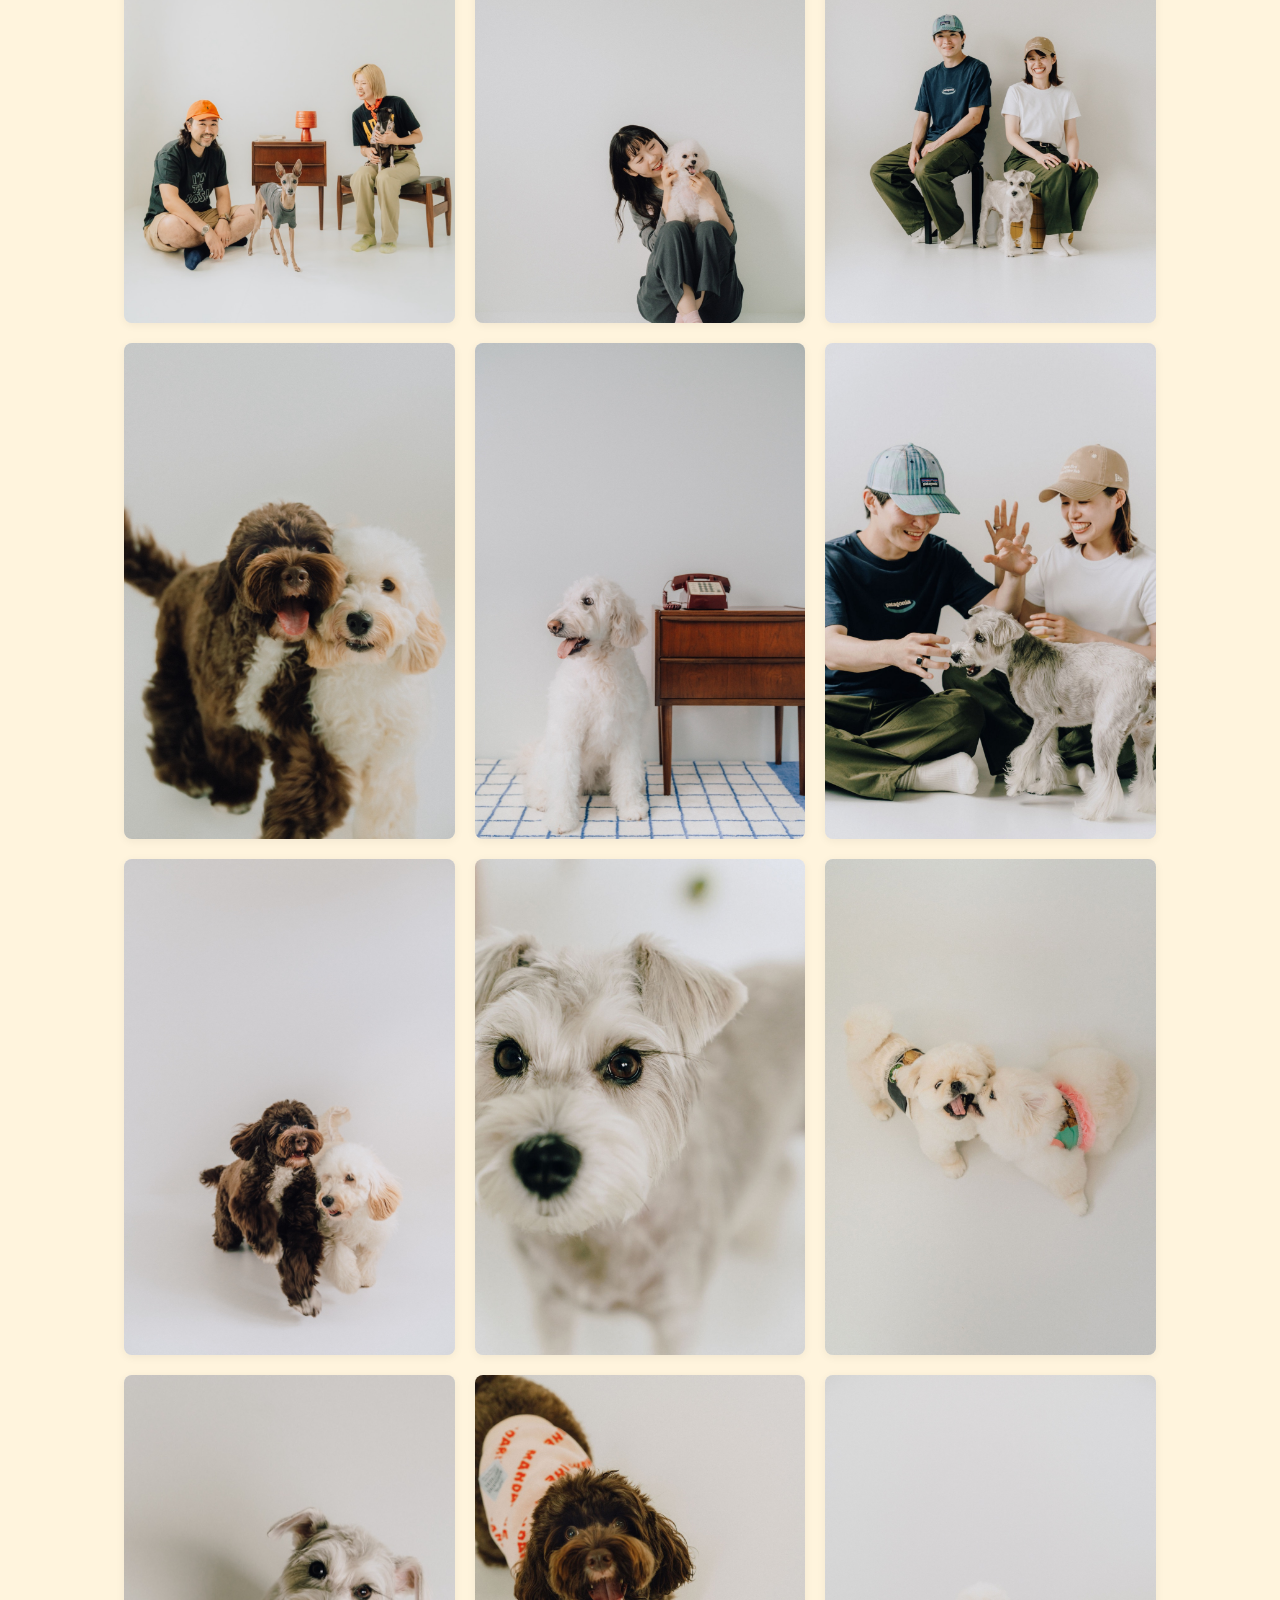
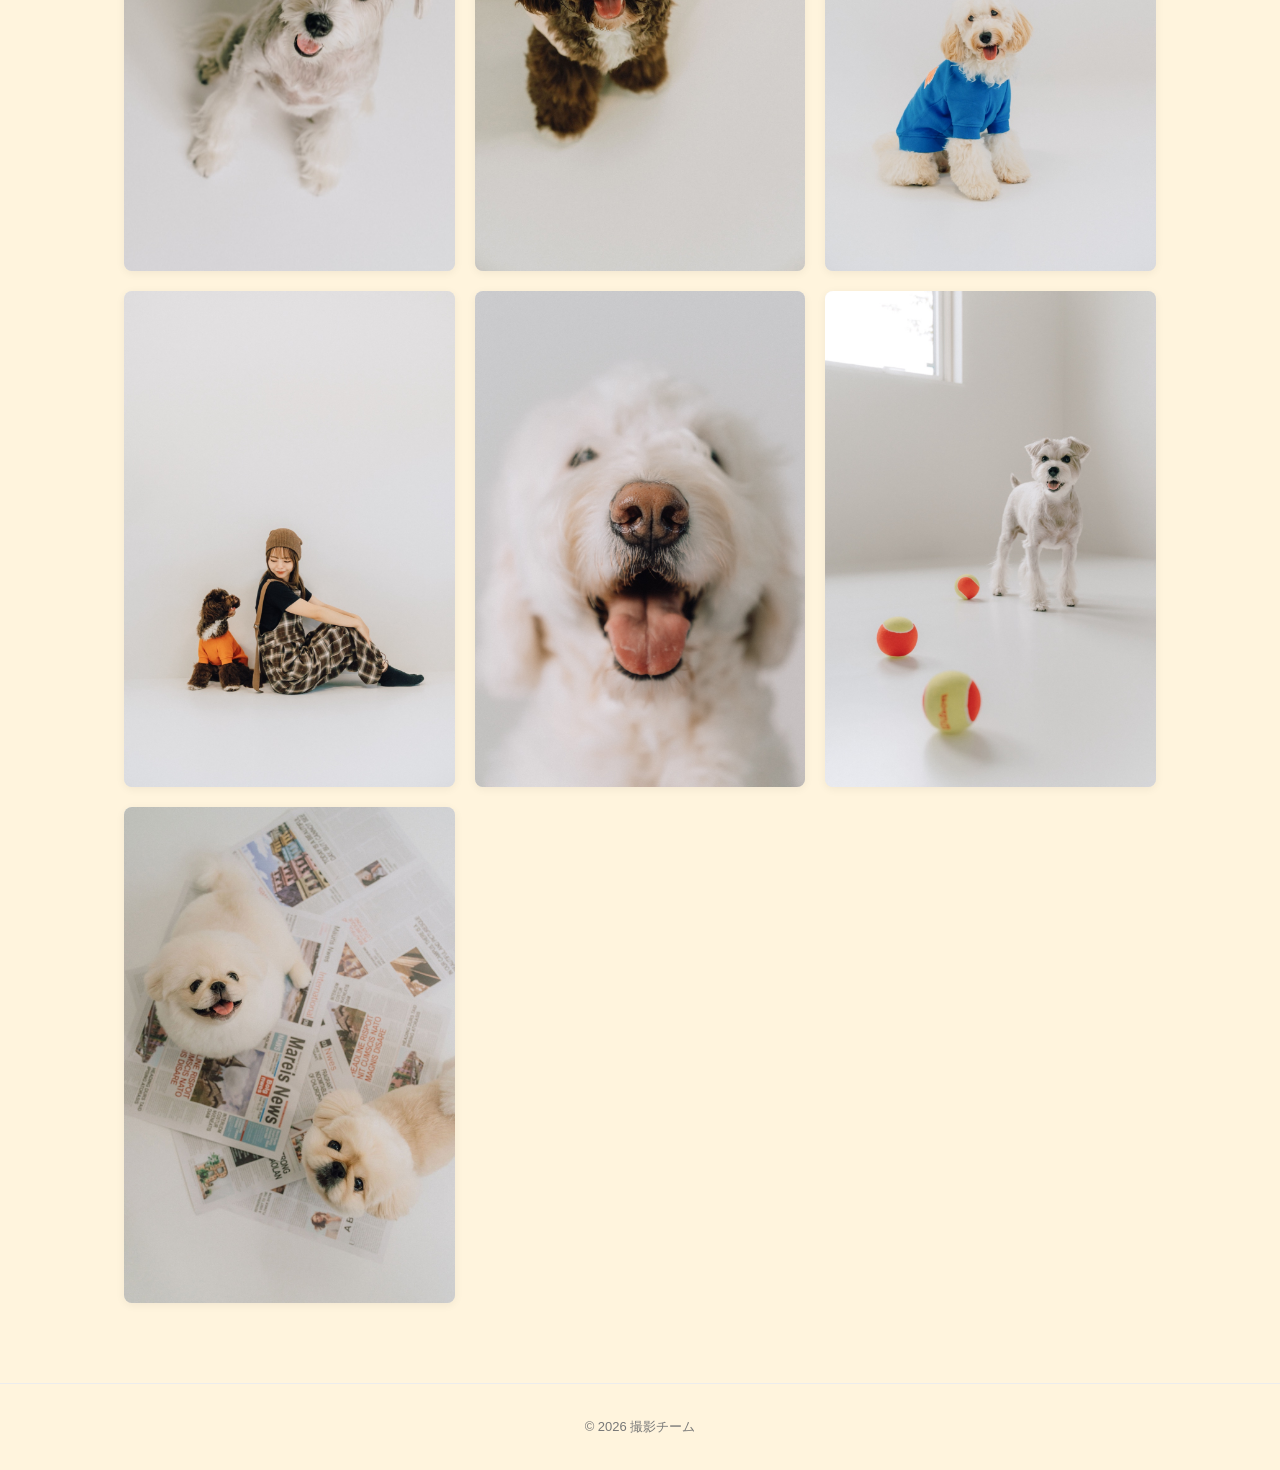
<file: gallery.html>
<!DOCTYPE html>
<html lang="ja">
<head>
<meta charset="UTF-8">
<meta name="viewport" content="width=device-width, initial-scale=1.0">
<title>作品ギャラリー | 撮影チーム</title>
<link rel="stylesheet" href="style.css">
</head>
<body>

<header>
  <div class="nav">
    <div class="logo">撮影チーム</div>
    <nav class="nav-links">
      <a href="index.html">ホーム</a>
      <a href="gallery.html" class="active">作品ギャラリー</a>
    </nav>
  </div>
</header>

<section class="gallery-page">
  <h1>作品ギャラリー</h1>
  <p class="lead">これまでの撮影実績の一部をご紹介します。</p>

  <div class="filter-bar">
    <button class="filter-btn active" data-filter="all">すべて</button>
    <button class="filter-btn" data-filter="portrait">ポートレート</button>
    <button class="filter-btn" data-filter="location">ロケーション</button>
    <button class="filter-btn" data-filter="event">イベント</button>
  </div>

  <div class="gallery-grid" id="galleryGrid">
    <!-- placeholder photo items, replace with real <img> tags later -->
  </div>
</section>

<footer>
  &copy; 2026 撮影チーム
</footer>

<div class="lightbox" id="lightbox">
  <span class="lightbox-close" id="lightboxClose">&times;</span>
  <div class="lightbox-content" id="lightboxContent">No.</div>
</div>

<script src="script.js"></script>
</body>
</html>
</file>
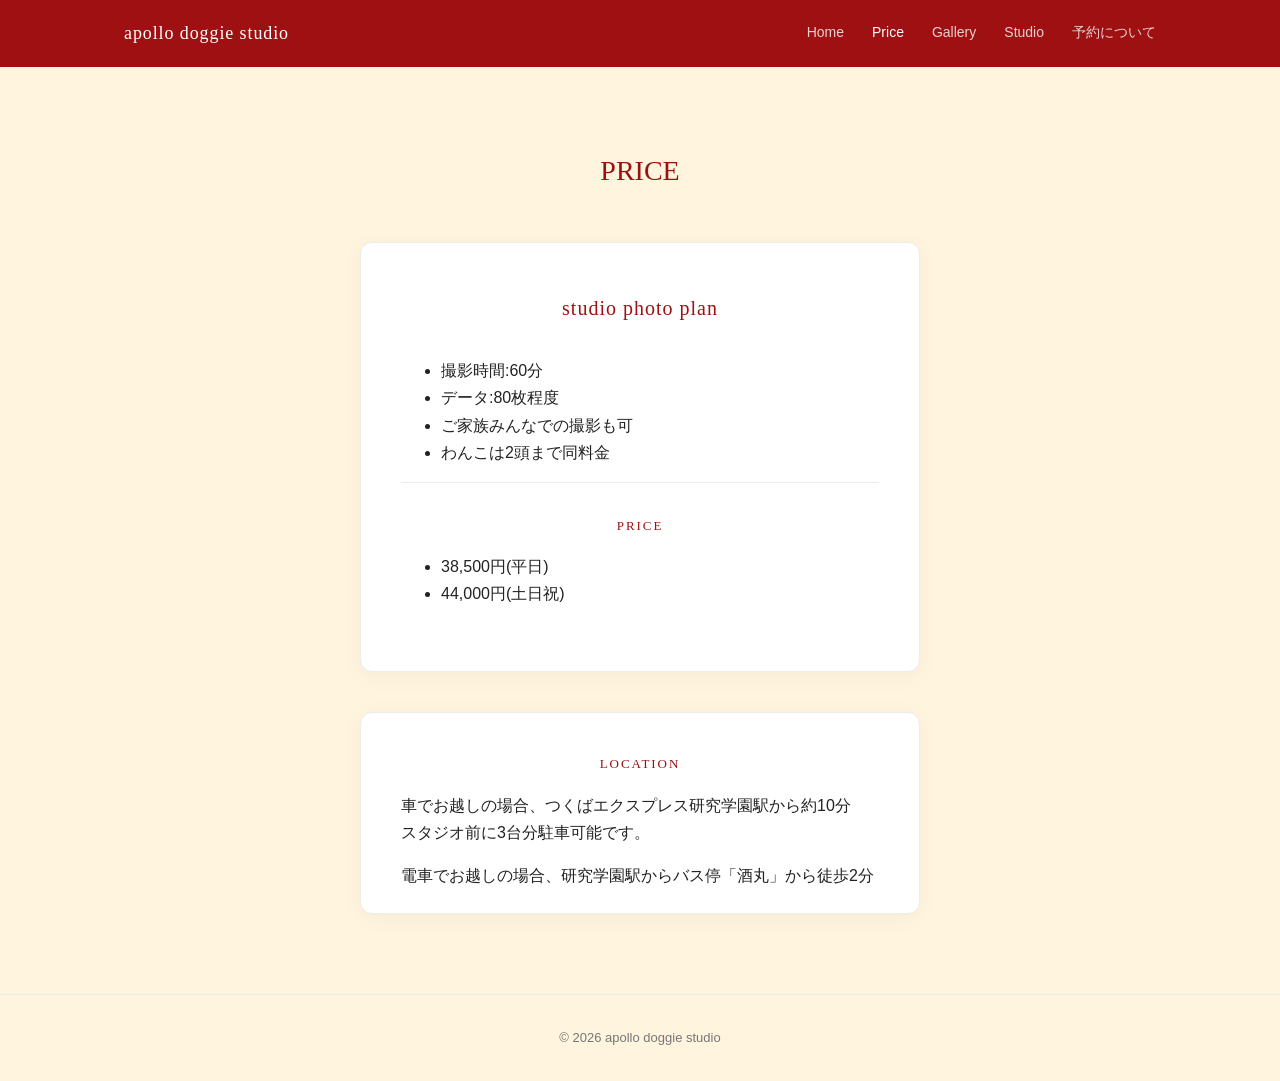
<file: price.html>
<!DOCTYPE html>
<html lang="ja">
<head>
<meta charset="UTF-8">
<meta name="viewport" content="width=device-width, initial-scale=1.0">
<title>Price | apollo doggie studio</title>
<link rel="stylesheet" href="style.css">
</head>
<body>

<header>
  <div class="nav">
    <div class="logo">apollo doggie studio</div>
    <nav class="nav-links">
      <a href="index.html">Home</a>
      <a href="price.html" class="active">Price</a>
      <a href="gallery.html">Gallery</a>
      <a href="studio.html">Studio</a>
      <a href="reservation.html">予約について</a>
    </nav>
  </div>
</header>

<section class="price-page">
  <div class="section-title">
    <h2>PRICE</h2>
  </div>

  <div class="plan-card">
    <h3 class="plan-name">studio photo plan</h3>
    <ul class="plan-details">
      <li>撮影時間:60分</li>
      <li>データ:80枚程度</li>
      <li>ご家族みんなでの撮影も可</li>
      <li>わんこは2頭まで同料金</li>
    </ul>

    <div class="plan-price">
      <h4>Price</h4>
      <ul>
        <li>38,500円(平日)</li>
        <li>44,000円(土日祝)</li>
      </ul>
    </div>
  </div>

  <div class="location-block">
    <h4>Location</h4>
    <p>車でお越しの場合、つくばエクスプレス研究学園駅から約10分<br>スタジオ前に3台分駐車可能です。</p>
    <p>電車でお越しの場合、研究学園駅からバス停「酒丸」から徒歩2分</p>
  </div>
</section>

<footer>
  &copy; 2026 apollo doggie studio
</footer>

</body>
</html>
</file>
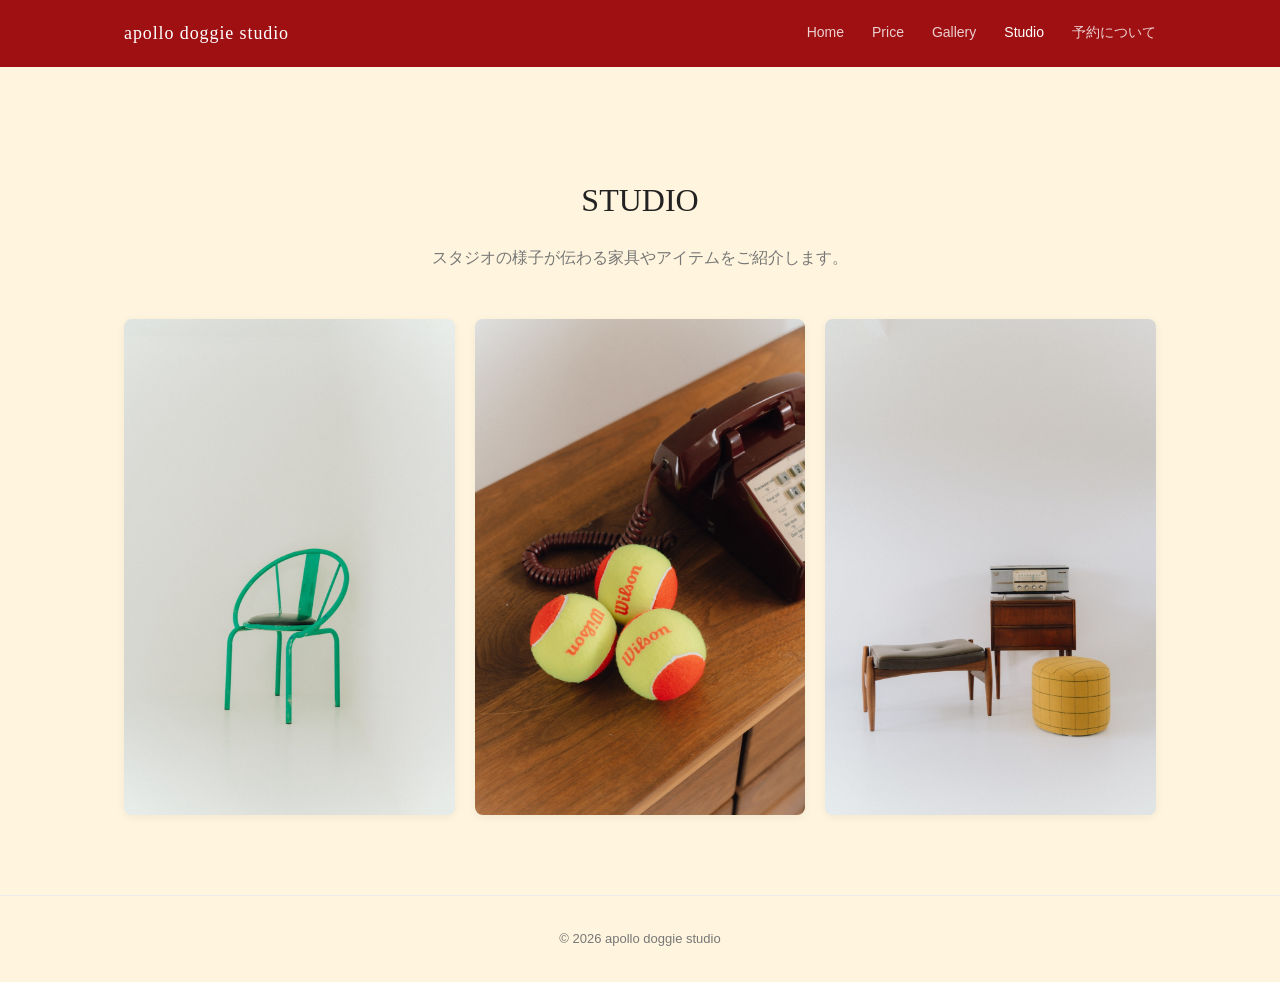
<file: studio.html>
<!DOCTYPE html>
<html lang="ja">
<head>
<meta charset="UTF-8">
<meta name="viewport" content="width=device-width, initial-scale=1.0">
<title>Studio | apollo doggie studio</title>
<link rel="stylesheet" href="style.css">
</head>
<body>

<header>
  <div class="nav">
    <div class="logo">apollo doggie studio</div>
    <nav class="nav-links">
      <a href="index.html">Home</a>
      <a href="price.html">Price</a>
      <a href="gallery.html">Gallery</a>
      <a href="studio.html" class="active">Studio</a>
      <a href="reservation.html">予約について</a>
    </nav>
  </div>
</header>

<section class="gallery-page">
  <h1>STUDIO</h1>
  <p class="lead">スタジオの様子が伝わる家具やアイテムをご紹介します。</p>

  <div class="gallery-grid" id="studioGrid">
    <!-- rendered by studio.js -->
  </div>
</section>

<footer>
  &copy; 2026 apollo doggie studio
</footer>

<div class="lightbox" id="lightbox">
  <span class="lightbox-close" id="lightboxClose">&times;</span>
  <div class="lightbox-content" id="lightboxContent">No.</div>
</div>

<script src="studio.js"></script>
</body>
</html>
</file>
<file: style.css>
:root {
  --bg: #fff4dd;
  --text: #222222;
  --muted: #777777;
  --accent: #2b2b2b;
  --warm: #9e1012;
  --border: #ececec;
  --max-width: 1080px;
  --font-heading: "Kiwi Maru", "Hiragino Mincho ProN", serif;
}

* {
  box-sizing: border-box;
}

body {
  margin: 0;
  font-family: "Hiragino Sans", "Noto Sans JP", "Helvetica Neue", Arial, sans-serif;
  background: var(--bg);
  color: var(--text);
  line-height: 1.7;
}

h1,
h2,
h3,
h4,
.logo,
.qa-question {
  font-family: var(--font-heading);
}

a {
  color: inherit;
  text-decoration: none;
}

header {
  position: sticky;
  top: 0;
  background: #9e1012;
  z-index: 100;
}

.nav {
  position: relative;
  max-width: var(--max-width);
  margin: 0 auto;
  display: flex;
  align-items: center;
  justify-content: space-between;
  padding: 18px 24px;
}

.logo {
  font-size: 18px;
  font-weight: 500;
  letter-spacing: 0.05em;
  color: #fff;
}

.nav-links {
  display: flex;
  gap: 28px;
  font-size: 14px;
}

.nav-links a {
  color: rgba(255, 255, 255, 0.8);
  transition: color 0.2s ease;
}

.nav-links a:hover,
.nav-links a.active {
  color: #fff;
}

.nav-toggle {
  display: none;
  flex-direction: column;
  justify-content: center;
  align-items: center;
  gap: 5px;
  width: 32px;
  height: 32px;
  flex-shrink: 0;
  background: none;
  border: none;
  padding: 0;
  cursor: pointer;
}

.nav-toggle span {
  display: block;
  width: 22px;
  height: 2px;
  background: #fff;
  transition: transform 0.2s ease, opacity 0.2s ease;
}

.nav-toggle.open span:nth-child(1) {
  transform: translateY(7px) rotate(45deg);
}

.nav-toggle.open span:nth-child(2) {
  opacity: 0;
}

.nav-toggle.open span:nth-child(3) {
  transform: translateY(-7px) rotate(-45deg);
}

.hero {
  max-width: var(--max-width);
  margin: 0 auto;
  padding: 100px 24px 80px;
  text-align: center;
}

.hero p.eyebrow {
  letter-spacing: 0.2em;
  font-size: 13px;
  color: var(--muted);
  margin-bottom: 16px;
  text-transform: uppercase;
}

.hero h1 {
  font-size: clamp(32px, 6vw, 56px);
  font-weight: 700;
  margin: 0 0 20px;
  letter-spacing: 0.02em;
}

.hero .catch {
  font-size: 18px;
  color: var(--muted);
  margin-bottom: 36px;
}

.btn {
  display: inline-block;
  padding: 14px 36px;
  border: 1px solid var(--accent);
  border-radius: 999px;
  font-size: 14px;
  letter-spacing: 0.05em;
  transition: background 0.2s ease, color 0.2s ease;
}

.btn:hover {
  background: var(--accent);
  color: #fff;
}

section {
  max-width: var(--max-width);
  margin: 0 auto;
  padding: 80px 24px;
}

.section-title {
  text-align: center;
  margin-bottom: 48px;
}

.section-title p.eyebrow {
  letter-spacing: 0.2em;
  font-size: 12px;
  color: var(--muted);
  text-transform: uppercase;
  margin-bottom: 8px;
}

.section-title h2 {
  color: var(--warm);
  font-size: 28px;
  font-weight: 500;
  margin: 0;
}

.about-grid {
  display: grid;
  grid-template-columns: repeat(3, 1fr);
  gap: 32px;
  text-align: center;
}

.about-grid .card h3 {
  font-size: 16px;
  margin-bottom: 10px;
}

.about-grid .card p {
  font-size: 14px;
  color: var(--muted);
  margin: 0;
}

.home-intro {
  max-width: var(--max-width);
  margin: 0 auto;
  padding: 90px 24px;
  display: grid;
  grid-template-columns: minmax(240px, 0.9fr) minmax(280px, 1.1fr);
  gap: 56px;
  align-items: center;
}

.intro-photo {
  aspect-ratio: 2 / 3;
  border-radius: 4px;
  background: linear-gradient(135deg, #f4f1ec, #e7e2d6);
  display: flex;
  align-items: center;
  justify-content: center;
  color: #b3ac9c;
  font-size: 13px;
  letter-spacing: 0.05em;
  overflow: hidden;
}

.intro-photo img {
  width: 100%;
  height: 100%;
  object-fit: cover;
  display: block;
}

.intro-heading {
  font-size: clamp(22px, 3vw, 30px);
  font-weight: 500;
  color: var(--warm);
  line-height: 1.7;
  margin: 0 0 36px;
}

.intro-body p {
  margin: 0 0 28px;
  color: var(--text);
  font-size: 15px;
  line-height: 1.9;
}

.intro-signature {
  margin-top: 8px;
  font-weight: 700;
  color: var(--warm);
}

@media (max-width: 768px) {
  .home-intro {
    grid-template-columns: 1fr;
    gap: 32px;
    padding: 48px 20px;
  }
}

.about-us .profile-block {
  display: grid;
  grid-template-columns: minmax(240px, 0.9fr) minmax(280px, 1.1fr);
  gap: 56px;
  align-items: start;
  margin-bottom: 88px;
}

.about-us .profile-block:last-child {
  margin-bottom: 0;
}

.about-us .profile-block.reverse {
  grid-template-columns: minmax(280px, 1.1fr) minmax(240px, 0.9fr);
}

.about-us .profile-block.reverse .profile-photo {
  order: 2;
}

.about-us .profile-block.reverse .profile-people {
  order: 1;
}

.profile-photo {
  aspect-ratio: 2 / 3;
  border-radius: 4px;
  background: linear-gradient(135deg, #f4f1ec, #e7e2d6);
  display: flex;
  align-items: center;
  justify-content: center;
  color: #b3ac9c;
  font-size: 13px;
  letter-spacing: 0.05em;
  overflow: hidden;
}

.profile-photo img {
  width: 100%;
  height: 100%;
  object-fit: cover;
  display: block;
}

.profile-people {
  display: flex;
  flex-direction: column;
  gap: 48px;
}

.profile-name {
  font-size: 20px;
  font-weight: 500;
  color: var(--warm);
  margin: 0 0 18px;
  letter-spacing: 0.05em;
}

.profile-age {
  margin-left: 4px;
  font-size: 13px;
}

.profile-body p {
  margin: 0 0 22px;
  color: var(--text);
  font-size: 15px;
  line-height: 1.9;
}

.profile-body p:last-child {
  margin-bottom: 0;
}

@media (max-width: 768px) {
  .about-us .profile-block,
  .about-us .profile-block.reverse {
    grid-template-columns: 1fr;
    gap: 28px;
    margin-bottom: 56px;
  }
  .about-us .profile-block.reverse .profile-photo,
  .about-us .profile-block.reverse .profile-people {
    order: initial;
  }
}

.gallery-preview {
  background: #fafafa;
  border-top: 1px solid var(--border);
  border-bottom: 1px solid var(--border);
}

.plan-card {
  max-width: 560px;
  margin: 0 auto 40px;
  padding: 48px 40px;
  background: #fff;
  border: 1px solid var(--border);
  border-radius: 12px;
  box-shadow: 0 4px 24px rgba(0, 0, 0, 0.04);
}

.plan-name {
  font-size: 20px;
  font-weight: 500;
  color: var(--warm);
  text-align: center;
  letter-spacing: 0.05em;
  margin: 0 0 32px;
}

.plan-specs {
  list-style: none;
  padding: 0;
  margin: 0;
}

.plan-specs li {
  display: flex;
  justify-content: space-between;
  align-items: baseline;
  gap: 16px;
  padding: 14px 0;
  border-bottom: 1px dashed var(--border);
  font-size: 15px;
  line-height: 1.6;
}

.plan-specs li:first-child {
  padding-top: 0;
}

.spec-label {
  color: var(--muted);
  font-size: 13px;
  letter-spacing: 0.08em;
  white-space: nowrap;
}

.spec-value {
  color: var(--text);
  font-weight: 700;
  text-align: right;
}

.plan-features {
  list-style: none;
  padding: 0;
  margin: 24px 0 36px;
}

.plan-features li {
  position: relative;
  padding: 6px 0 6px 26px;
  font-size: 14px;
  color: var(--text);
  line-height: 1.8;
}

.plan-features li::before {
  content: "";
  position: absolute;
  left: 2px;
  top: 15px;
  width: 6px;
  height: 6px;
  border-radius: 50%;
  background: var(--warm);
}

.plan-price {
  padding-top: 32px;
  border-top: 1px solid var(--border);
}

.plan-sample-movie {
  margin-top: 32px;
  max-width: 280px;
  margin-left: auto;
  margin-right: auto;
}

.plan-sample-movie-note {
  margin: 12px 0 0;
  font-size: 12px;
  color: var(--muted);
  text-align: center;
}

.plan-sample-movie-frame {
  position: relative;
  width: 100%;
  aspect-ratio: 9 / 16;
  border-radius: 8px;
  overflow: hidden;
  background: #000;
}

.plan-sample-movie video {
  position: absolute;
  inset: 0;
  width: 100%;
  height: 100%;
  object-fit: cover;
}

.plan-price h4,
.plan-sample-movie h4,
.location-block h4 {
  font-size: 13px;
  font-weight: 500;
  color: var(--warm);
  letter-spacing: 0.15em;
  text-transform: uppercase;
  margin: 0 0 16px;
  text-align: center;
}

.price-grid {
  display: grid;
  grid-template-columns: 1fr 1fr;
  gap: 16px;
}

.price-box {
  padding: 20px 12px;
  background: #faf7f2;
  border-radius: 8px;
  text-align: center;
}

.price-label {
  margin: 0 0 8px;
  font-size: 13px;
  color: var(--muted);
  letter-spacing: 0.05em;
}

.price-value {
  margin: 0;
  font-size: 22px;
  font-weight: 700;
  color: var(--warm);
  letter-spacing: 0.02em;
}

.price-tax {
  margin-left: 2px;
  font-size: 11px;
  font-weight: 400;
  color: var(--muted);
  letter-spacing: 0;
}

.location-block {
  max-width: 560px;
  margin: 0 auto;
  padding: 40px 40px 8px;
  background: #fff;
  border: 1px solid var(--border);
  border-radius: 12px;
  box-shadow: 0 4px 24px rgba(0, 0, 0, 0.04);
}

.access-item {
  padding-bottom: 32px;
}

.access-label {
  margin: 0 0 8px;
  font-size: 14px;
  font-weight: 700;
  color: var(--text);
}

.access-text {
  font-size: 14px;
  color: var(--muted);
  line-height: 1.9;
  margin: 0;
}

.flow-list {
  max-width: 560px;
  margin: 0 auto;
  padding: 0;
  list-style: none;
  counter-reset: flow;
}

.flow-list li {
  counter-increment: flow;
  position: relative;
  padding-left: 2em;
  margin-bottom: 28px;
  font-size: 15px;
  line-height: 1.9;
  color: var(--text);
}

.flow-list li:last-child {
  margin-bottom: 0;
}

.flow-list li::before {
  content: counter(flow) ".";
  position: absolute;
  left: 0;
  font-weight: 700;
  color: var(--warm);
}

.flow-note {
  display: block;
  margin-top: 4px;
  font-size: 13px;
  color: var(--muted);
}

.booking-box {
  display: block;
  max-width: 320px;
  margin: 32px auto 0;
  padding: 18px 32px;
  background: var(--warm);
  color: #fff;
  border-radius: 999px;
  font-size: 16px;
  font-weight: 700;
  letter-spacing: 0.05em;
  text-align: center;
  box-shadow: 0 6px 16px rgba(158, 16, 18, 0.35);
  transition: background 0.2s ease, transform 0.15s ease, box-shadow 0.2s ease;
}

.booking-box:hover {
  background: #7c0d0f;
  transform: translateY(-2px);
  box-shadow: 0 8px 20px rgba(158, 16, 18, 0.45);
}

.line-cta {
  max-width: 320px;
  margin: 56px auto 0;
  text-align: center;
}

.line-cta p {
  font-size: 15px;
  color: var(--text);
  margin: 0 0 20px;
}

.line-push-box {
  display: flex;
  align-items: center;
  justify-content: center;
  gap: 8px;
  padding: 18px 32px;
  background: #06c755;
  color: #fff;
  border-radius: 999px;
  font-size: 16px;
  font-weight: 700;
  letter-spacing: 0.05em;
  box-shadow: 0 6px 16px rgba(6, 199, 85, 0.35);
  transition: background 0.2s ease, transform 0.15s ease, box-shadow 0.2s ease;
}

.line-push-box:hover {
  background: #05a648;
  transform: translateY(-2px);
  box-shadow: 0 8px 20px rgba(6, 199, 85, 0.45);
}

.line-icon {
  display: inline-flex;
  width: 20px;
  height: 20px;
}

.line-icon svg {
  width: 100%;
  height: 100%;
}

.calendar-cta {
  max-width: 960px;
  margin: 56px auto 0;
  text-align: center;
}

.calendar-cta p {
  font-size: 15px;
  color: var(--text);
  margin: 0 0 20px;
}

.availability-list {
  display: flex;
  flex-direction: column;
  gap: 48px;
}

.availability-loading {
  margin: 0;
  padding: 32px 24px;
  font-size: 14px;
  color: var(--muted);
  text-align: center;
  border: 1px solid var(--border);
  border-radius: 8px;
}

.avail-month-title {
  font-size: 17px;
  font-weight: 500;
  color: var(--warm);
  text-align: left;
  margin: 0 0 16px;
}

.avail-grid-wrap {
  overflow-x: auto;
}

.avail-grid {
  display: grid;
  grid-template-columns: repeat(7, minmax(88px, 1fr));
  gap: 4px;
  min-width: 620px;
}

.avail-weekday {
  text-align: center;
  font-size: 12px;
  color: var(--muted);
  padding-bottom: 8px;
}

.avail-day {
  min-height: 76px;
  padding: 6px;
  border: 1px solid var(--border);
  border-radius: 6px;
  display: flex;
  flex-direction: column;
  gap: 4px;
}

.avail-day.empty {
  border-color: transparent;
}

.avail-daynum {
  font-size: 12px;
  color: var(--muted);
}

.avail-day-slots {
  display: flex;
  flex-direction: column;
  gap: 3px;
}

.availability-badge {
  display: inline-block;
  padding: 3px 6px;
  border-radius: 4px;
  background: var(--warm);
  color: #fff;
  font-size: 11px;
  letter-spacing: 0.02em;
  text-align: center;
  text-decoration: none;
  cursor: pointer;
  transition: background 0.15s ease;
}

a.availability-badge:hover {
  background: #7c0d0f;
}

.availability-badge.booked {
  background: #ececec;
  color: #aaaaaa;
  cursor: default;
}

@media (max-width: 768px) {
  .avail-month-title {
    text-align: center;
  }
}

.calendar-legend {
  display: flex;
  align-items: center;
  justify-content: center;
  gap: 8px;
  margin-top: 16px;
  font-size: 15px;
  color: var(--muted);
}

.calendar-cta p.calendar-note {
  margin: 8px 0 0;
  color: var(--muted);
  text-align: center;
}

.legend-dot {
  display: inline-block;
  width: 10px;
  height: 10px;
  border-radius: 3px;
  background: var(--warm);
  flex-shrink: 0;
}

.grid {
  display: grid;
  grid-template-columns: repeat(3, 1fr);
  gap: 16px;
}

.placeholder-photo {
  position: relative;
  aspect-ratio: 2 / 3;
  border-radius: 8px;
  background: linear-gradient(135deg, #f4f1ec, #e7e2d6);
  display: flex;
  align-items: center;
  justify-content: center;
  color: #b5b5b5;
  font-size: 13px;
  letter-spacing: 0.05em;
  overflow: hidden;
  cursor: pointer;
  box-shadow: 0 2px 10px rgba(0, 0, 0, 0.06);
  transition: transform 0.25s ease, box-shadow 0.25s ease;
}

.placeholder-photo:hover {
  transform: translateY(-4px);
  box-shadow: 0 12px 24px rgba(0, 0, 0, 0.12);
}

.placeholder-photo svg {
  width: 36px;
  height: 36px;
  opacity: 0.6;
}

.placeholder-photo span {
  position: absolute;
  bottom: 10px;
  left: 12px;
  font-size: 12px;
}

.placeholder-photo img {
  width: 100%;
  height: 100%;
  object-fit: cover;
  display: block;
}

.gallery-cta {
  text-align: center;
  margin-top: 40px;
}

footer {
  border-top: 1px solid var(--border);
  padding: 32px 24px;
  text-align: center;
  font-size: 13px;
  color: var(--muted);
}

.gallery-page h1 {
  font-size: 32px;
  font-weight: 500;
  text-align: center;
  margin-bottom: 8px;
}

.gallery-page .lead {
  text-align: center;
  color: var(--muted);
  margin-bottom: 48px;
}

.filter-bar {
  display: flex;
  justify-content: center;
  gap: 12px;
  margin-bottom: 40px;
  flex-wrap: wrap;
}

.filter-btn {
  padding: 8px 20px;
  border: 1px solid var(--border);
  border-radius: 999px;
  font-size: 13px;
  color: var(--muted);
  background: #fff;
  cursor: pointer;
}

.filter-btn.active {
  border-color: var(--accent);
  color: var(--text);
  background: #f5f5f5;
}

.gallery-grid {
  display: grid;
  grid-template-columns: repeat(3, 1fr);
  gap: 20px;
}

.lightbox {
  position: fixed;
  inset: 0;
  background: rgba(0, 0, 0, 0.85);
  display: none;
  align-items: center;
  justify-content: center;
  z-index: 1000;
}

.lightbox.open {
  display: flex;
}

.lightbox-content {
  width: auto;
  height: auto;
  max-width: 85vw;
  max-height: 85vh;
  border-radius: 8px;
  display: flex;
  align-items: center;
  justify-content: center;
  color: #999;
  overflow: hidden;
}

.lightbox-content img {
  display: block;
  max-width: 85vw;
  max-height: 85vh;
  width: auto;
  height: auto;
  object-fit: contain;
  border-radius: 8px;
}

.lightbox-close {
  position: absolute;
  top: 24px;
  right: 32px;
  color: #fff;
  font-size: 28px;
  cursor: pointer;
}

@media (max-width: 768px) {
  .about-grid,
  .grid {
    grid-template-columns: 1fr 1fr;
  }
  .gallery-grid {
    grid-template-columns: 1fr 1fr;
    gap: 12px;
  }

  .nav-toggle {
    display: flex;
  }

  .nav-links {
    position: absolute;
    top: 100%;
    left: 0;
    right: 0;
    flex-direction: column;
    align-items: stretch;
    gap: 0;
    margin: 0;
    background: #9e1012;
    box-shadow: 0 8px 16px rgba(0, 0, 0, 0.15);
    max-height: 0;
    overflow: hidden;
    transition: max-height 0.25s ease;
  }

  .nav-links.open {
    max-height: 420px;
  }

  .nav-links a {
    padding: 16px 24px;
    font-size: 15px;
    border-top: 1px solid rgba(255, 255, 255, 0.15);
  }

  br.pc-br {
    display: none;
  }

  section {
    padding: 56px 20px;
  }

  .section-title h2 {
    font-size: 24px;
  }

  .gallery-page h1 {
    font-size: 26px;
  }

  .plan-card,
  .location-block {
    padding: 32px 24px;
  }

  .price-grid {
    gap: 12px;
  }

  .price-value {
    font-size: 19px;
  }
}

.qa-list {
  max-width: 720px;
  margin: 0 auto;
}

.qa-item {
  padding: 32px 0;
  border-bottom: 1px solid var(--border);
}

.qa-item:last-child {
  border-bottom: none;
}

.qa-question {
  font-size: 16px;
  font-weight: 500;
  color: var(--warm);
  margin: 0 0 14px;
}

.qa-answer p {
  margin: 0 0 14px;
  font-size: 15px;
  color: var(--text);
  line-height: 1.9;
}

.qa-answer p:last-child {
  margin-bottom: 0;
}

.qa-sublabel {
  font-weight: 700;
  color: var(--text);
}

.qa-sublist {
  list-style: none;
  padding: 0;
  margin: 0 0 14px;
}

.qa-sublist li {
  font-size: 15px;
  color: var(--text);
  line-height: 1.9;
}
</file>
